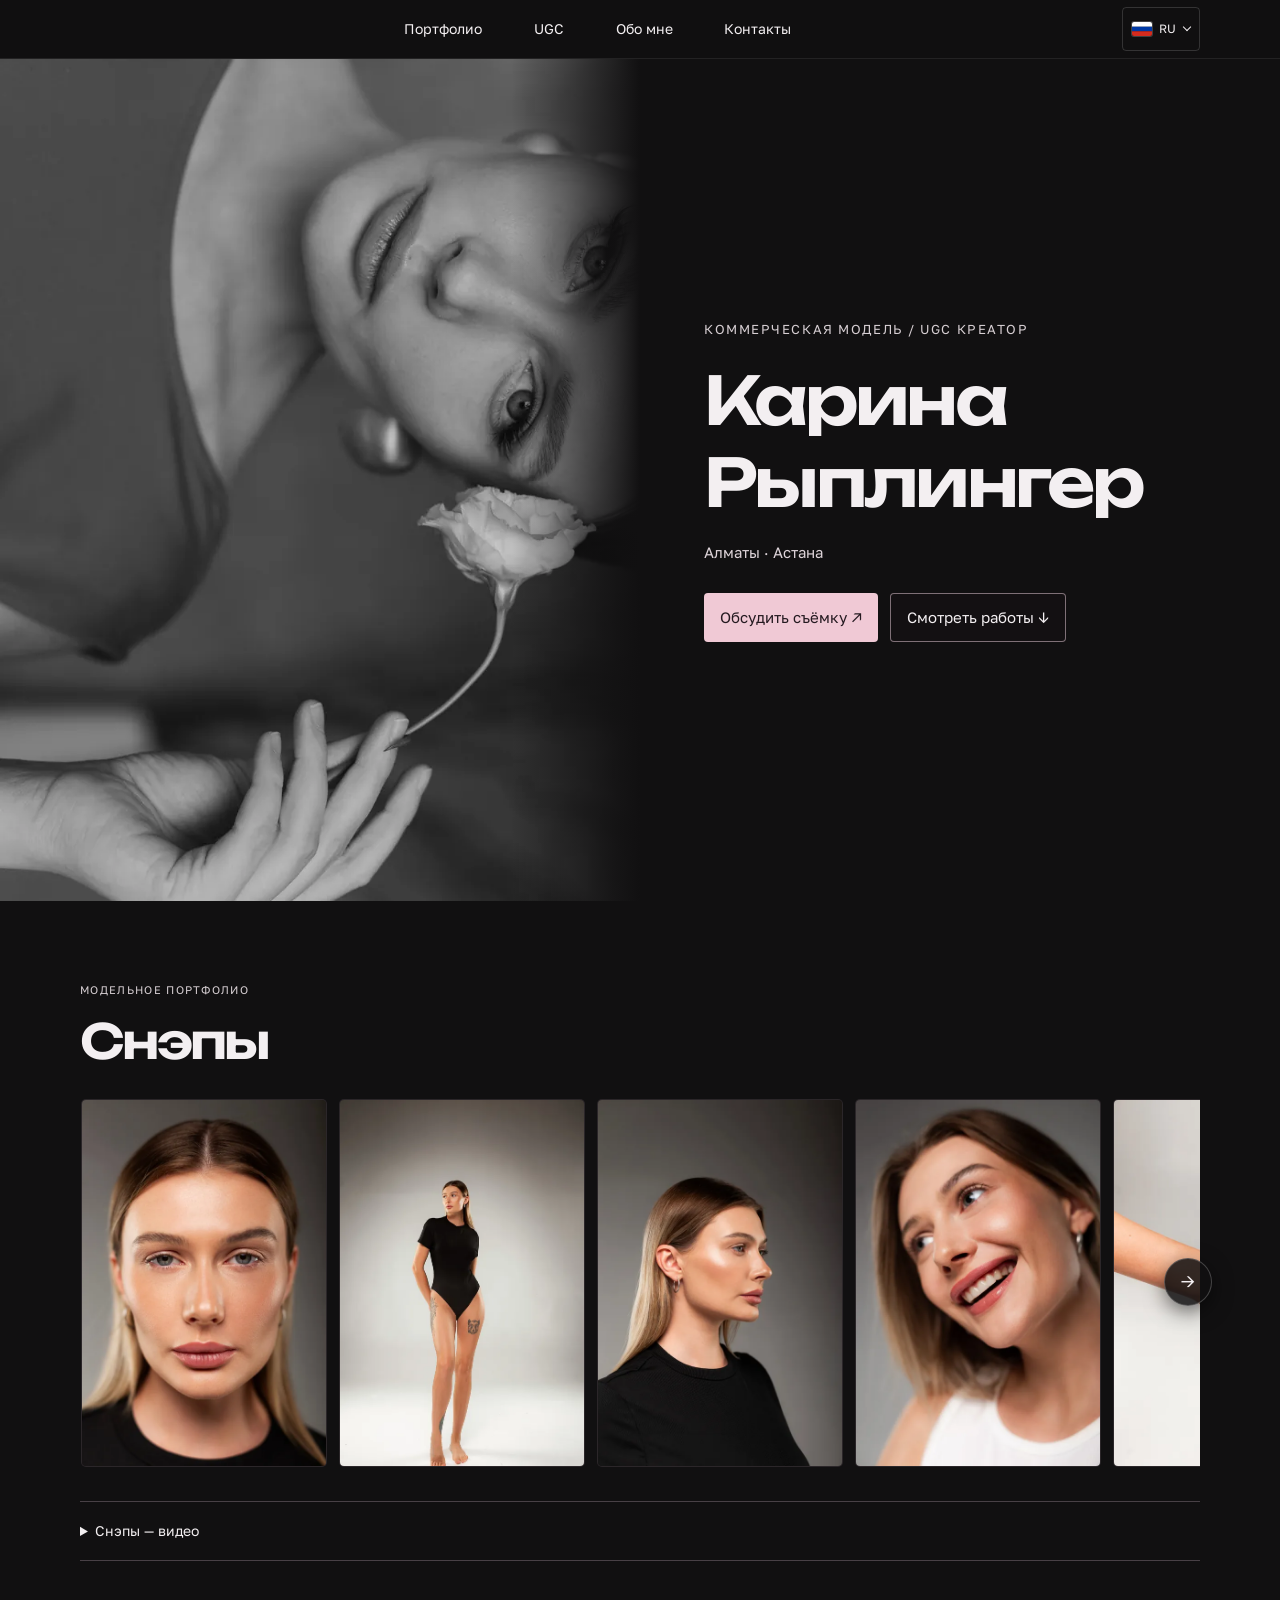
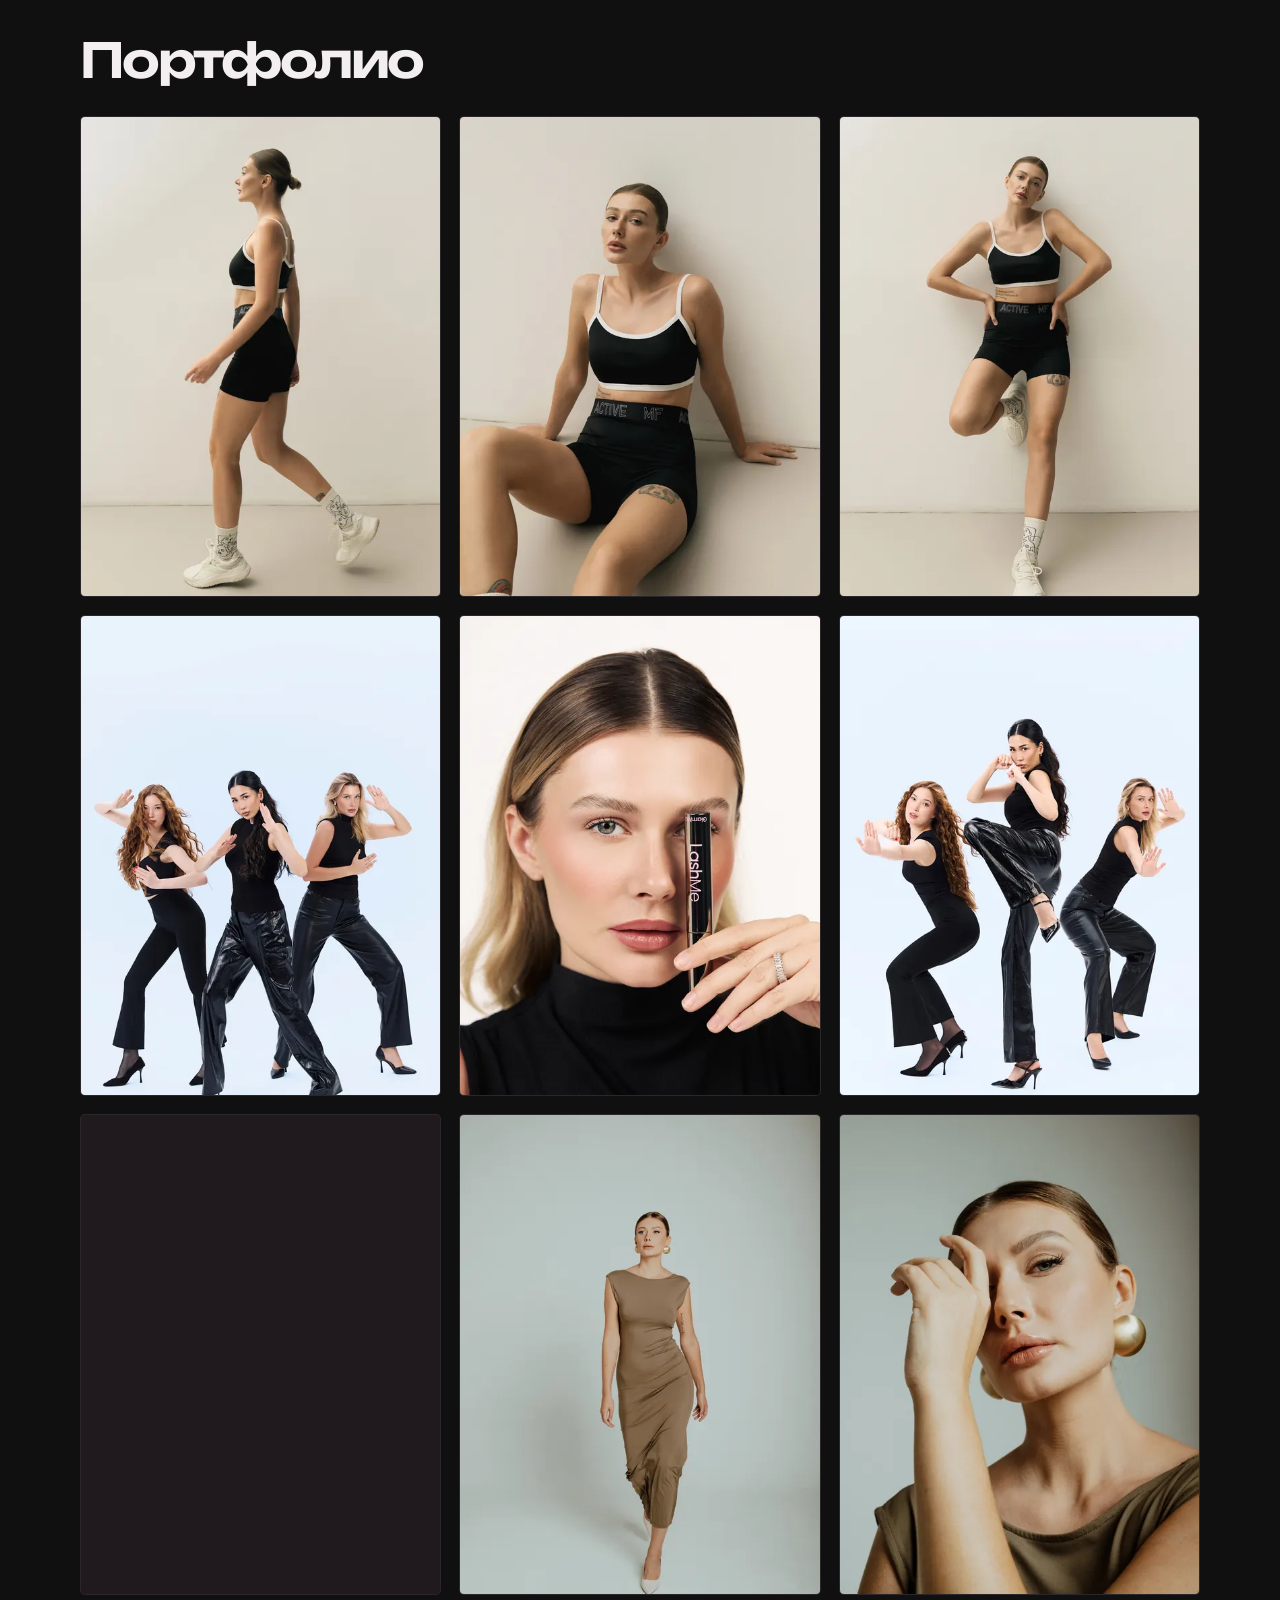
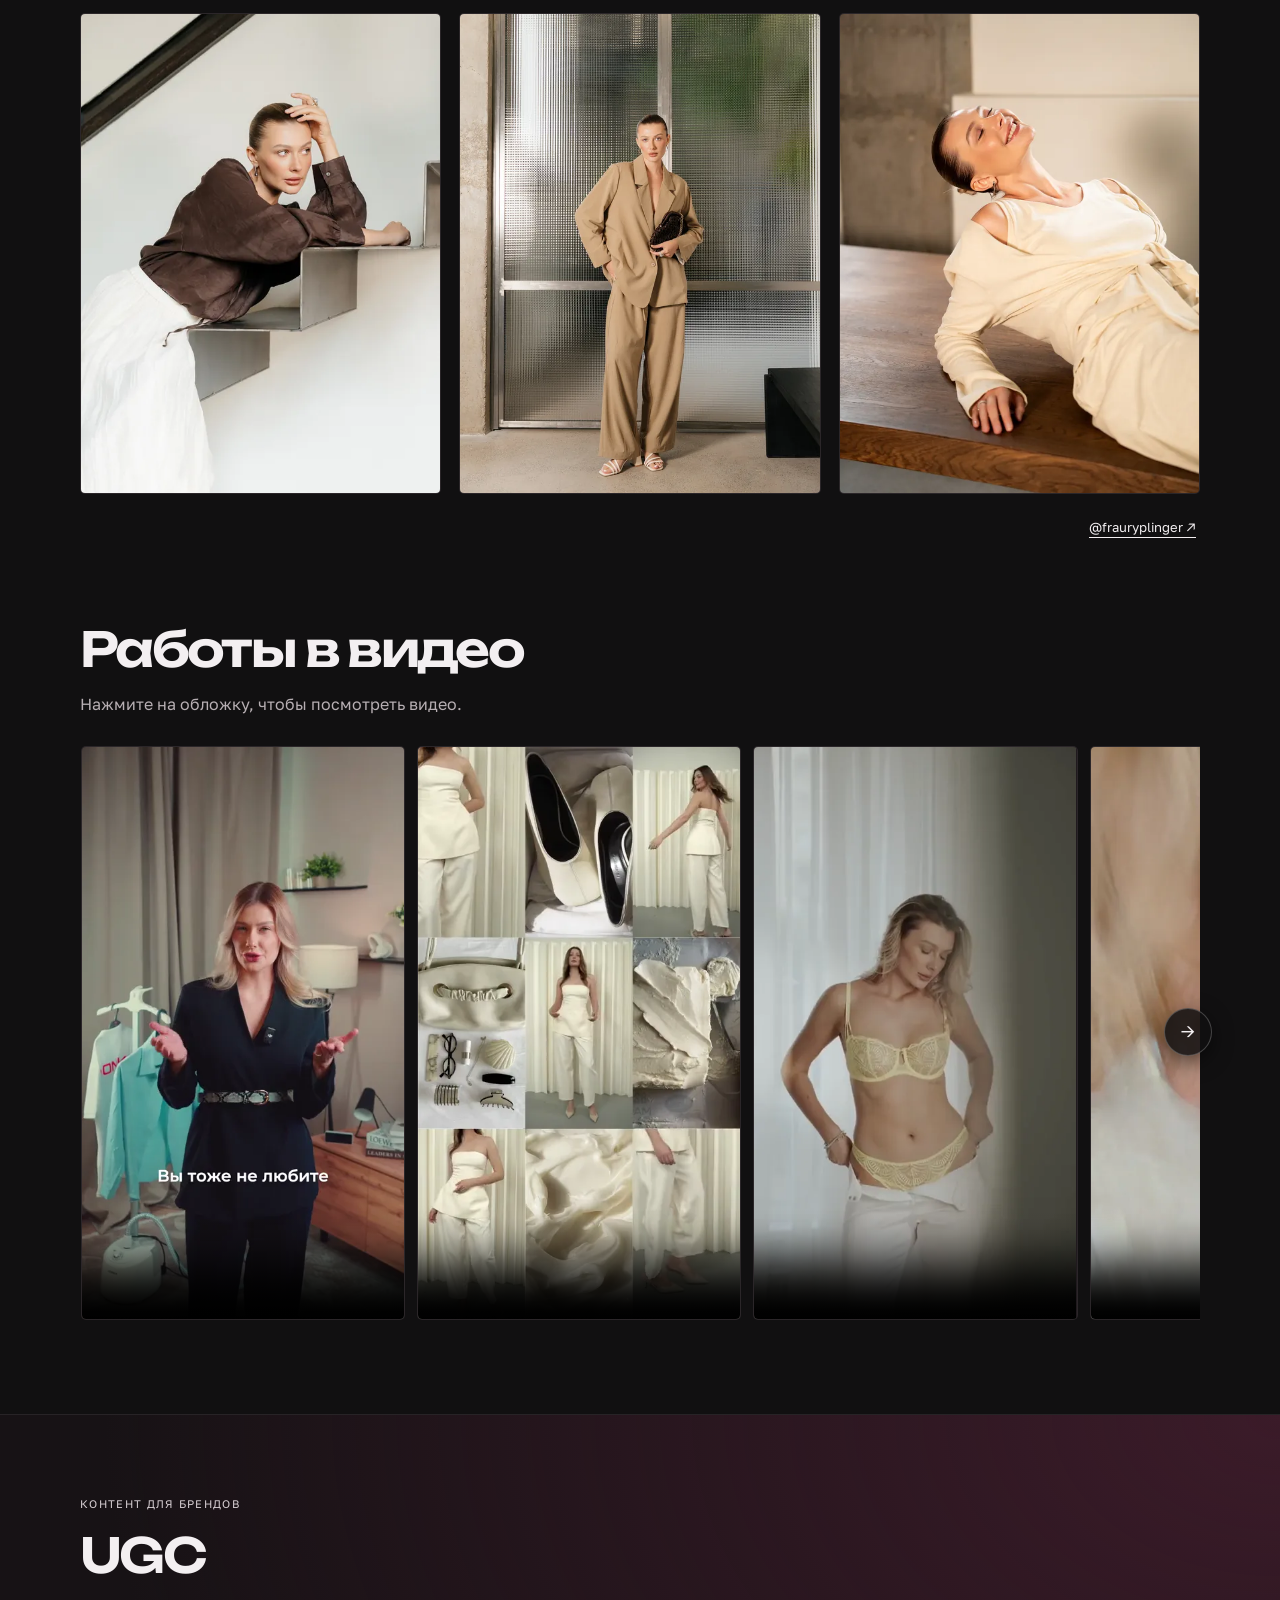
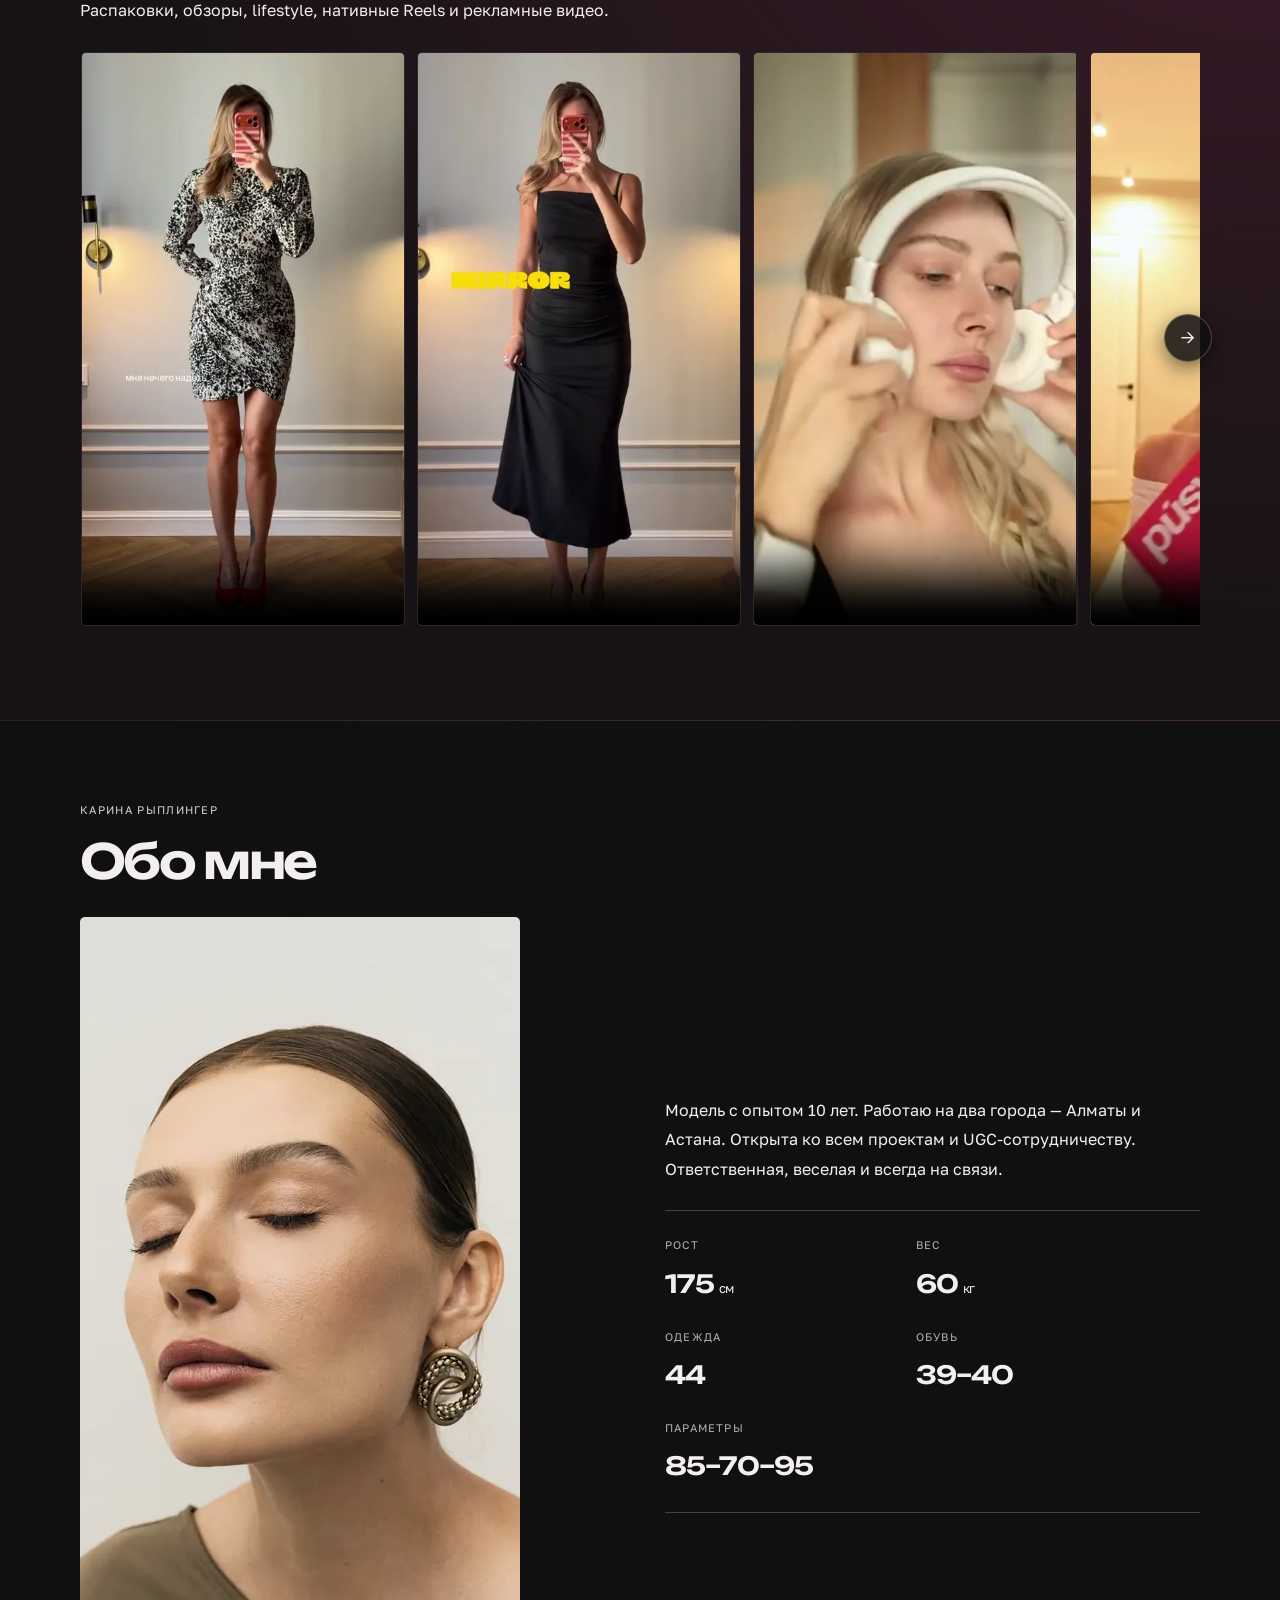
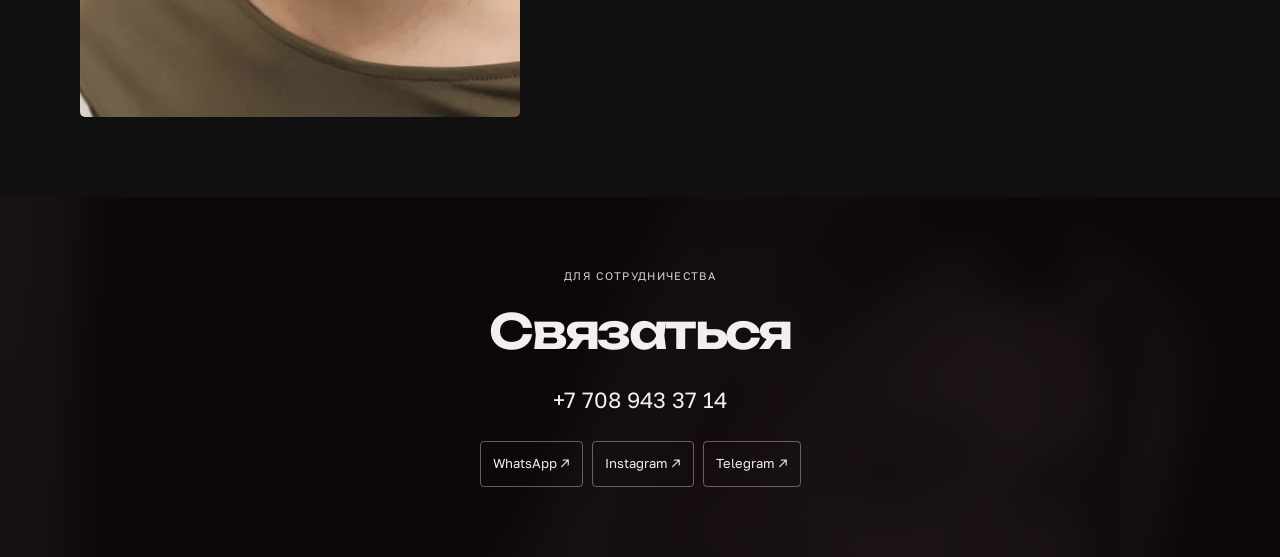
<file: index.html>
<!doctype html>
<html lang="ru">
<head>
<meta charset="utf-8">
<meta name="viewport" content="width=device-width,initial-scale=1,viewport-fit=cover">
<meta name="theme-color" content="#111011">
<meta name="color-scheme" content="dark">
<title>Карина Рыплингер — модель и UGC-креатор | Алматы, Астана, Казахстан</title>
<meta name="description" content="Коммерческая модель и UGC-креатор Карина Рыплингер: съёмки для брендов, каталогов и рекламы, fashion и beauty, UGC-видео и Reels. Алматы, Астана и выезд по всему Казахстану.">
<link rel="canonical" href="https://karinamodel.com/">
<link rel="alternate" hreflang="ru" href="https://karinamodel.com/">
<link rel="alternate" hreflang="en" href="https://karinamodel.com/en/">
<link rel="alternate" hreflang="kk" href="https://karinamodel.com/kk/">
<link rel="alternate" hreflang="x-default" href="https://karinamodel.com/">
<meta name="author" content="Karina Ryplinger">
<meta name="geo.region" content="KZ">
<meta name="geo.placename" content="Almaty; Astana; Kazakhstan">
<meta name="robots" content="index,follow,max-image-preview:large,max-video-preview:-1">
<meta property="og:type" content="profile">
<meta property="og:site_name" content="Karina Ryplinger">
<meta property="og:locale" content="ru_RU">
<meta property="og:locale:alternate" content="en_US"><meta property="og:locale:alternate" content="kk_KZ">
<meta property="og:title" content="Карина Рыплингер — модель и UGC-креатор | Алматы, Астана, Казахстан">
<meta property="og:description" content="Коммерческая модель и UGC-креатор Карина Рыплингер: съёмки для брендов, каталогов и рекламы, fashion и beauty, UGC-видео и Reels. Алматы, Астана и выезд по всему Казахстану.">
<meta property="og:url" content="https://karinamodel.com/">
<meta property="og:image" content="https://karinamodel.com/img/og-image.jpg">
<meta property="og:image:width" content="799">
<meta property="og:image:height" content="1200">
<meta property="og:image:alt" content="Карина Рыплингер — модель и UGC-креатор, Алматы и Астана">
<meta property="profile:first_name" content="Karina">
<meta property="profile:last_name" content="Ryplinger">
<meta name="twitter:card" content="summary_large_image">
<meta name="twitter:title" content="Карина Рыплингер — модель и UGC-креатор | Алматы, Астана, Казахстан">
<meta name="twitter:description" content="Коммерческая модель и UGC-креатор Карина Рыплингер: съёмки для брендов, каталогов и рекламы, fashion и beauty, UGC-видео и Reels. Алматы, Астана и выезд по всему Казахстану.">
<meta name="twitter:image" content="https://karinamodel.com/img/og-image.jpg">
<script type="application/ld+json">{"@context":"https://schema.org","@graph":[{"@type":"Person","@id":"https://karinamodel.com/#karina","name":"Karina Ryplinger","alternateName":["Карина Рыплингер","Karina Ryplinger","frauryplinger"],"jobTitle":"Коммерческая модель и UGC-креатор","description":"Коммерческая модель и UGC-креатор Карина Рыплингер: съёмки для брендов, каталогов и рекламы, fashion и beauty, UGC-видео и Reels. Алматы, Астана и выезд по всему Казахстану.","url":"https://karinamodel.com/","image":"https://karinamodel.com/img/photo/pdf-01-01.webp","telephone":"+77089433714","sameAs":["https://www.instagram.com/frauryplinger/","https://t.me/ryplinger","https://wa.me/77089433714"],"homeLocation":[{"@type":"City","name":"Almaty"},{"@type":"City","name":"Astana"}],"areaServed":[{"@type":"City","name":"Almaty"},{"@type":"City","name":"Astana"},{"@type":"Country","name":"Kazakhstan"}],"height":{"@type":"QuantitativeValue","value":175,"unitCode":"CMT"},"weight":{"@type":"QuantitativeValue","value":60,"unitCode":"KGM"},"knowsAbout":["Commercial modeling","Fashion modeling","Beauty","Advertising photo and video shoots","Catalogue shoots","UGC content","Instagram Reels","Product videos","Unboxing","Skincare and cosmetics content"]},{"@type":"WebSite","@id":"https://karinamodel.com/#website","url":"https://karinamodel.com/","name":"Karina Ryplinger — Model & UGC Creator","inLanguage":["ru","en","kk"],"about":{"@id":"https://karinamodel.com/#karina"}},{"@type":"ProfilePage","@id":"https://karinamodel.com/#page","url":"https://karinamodel.com/","name":"Карина Рыплингер — модель и UGC-креатор | Алматы, Астана, Казахстан","description":"Коммерческая модель и UGC-креатор Карина Рыплингер: съёмки для брендов, каталогов и рекламы, fashion и beauty, UGC-видео и Reels. Алматы, Астана и выезд по всему Казахстану.","inLanguage":"ru","isPartOf":{"@id":"https://karinamodel.com/#website"},"mainEntity":{"@id":"https://karinamodel.com/#karina"},"primaryImageOfPage":"https://karinamodel.com/img/og-image.jpg"}]}</script>
<link rel="icon" href="favicon.svg" type="image/svg+xml">
<link rel="icon" href="favicon-32.png" sizes="32x32" type="image/png">
<link rel="apple-touch-icon" href="apple-touch-icon.png">
<link rel="preload" href="fonts/unbounded-600.woff2" as="font" type="font/woff2" crossorigin>
<link rel="stylesheet" href="css/style.css">
</head>
<body>
<a class="skip" href="#portfolio">Перейти к портфолио</a>
<header class="header"><div class="header-inner">
<nav aria-label="Разделы сайта"><a href="#portfolio">Портфолио</a><a href="#ugc">UGC</a><a href="#about">Обо мне</a><a href="#contact">Контакты</a></nav>
<details class="lang"><summary aria-label="Язык: Русский"><img class="flag" src="img/flags/ru.svg" alt="" width="20" height="14"><span class="lang-code">RU</span></summary>
<ul><li><a href="" hreflang="ru" lang="ru" aria-current="page"><img class="flag" src="img/flags/ru.svg" alt="" width="20" height="14">Русский</a></li><li><a href="en/" hreflang="en" lang="en"><img class="flag" src="img/flags/en.svg" alt="" width="20" height="14">English</a></li><li><a href="kk/" hreflang="kk" lang="kk"><img class="flag" src="img/flags/kz.svg" alt="" width="20" height="14">Қазақша</a></li></ul></details>
</div></header>
<main>

<!-- HERO / ОБЛОЖКА -->
<section class="hero" aria-labelledby="hero-title">
<img class="hero-image" src="img/photo/pdf-07-01.webp" alt="Чёрно-белый портрет Карины с цветком" width="799" height="1200" fetchpriority="high">
<div class="hero-content"><p class="eyebrow">Коммерческая модель / UGC креатор</p><h1 id="hero-title"><span>Карина</span><span>Рыплингер</span></h1><p class="hero-location">Алматы · Астана</p>
<div class="hero-actions"><a class="primary" href="https://wa.me/77089433714">Обсудить съёмку ↗</a><a class="secondary" href="#portfolio">Смотреть работы ↓</a></div></div>
</section>

<!-- SNAPS + PORTFOLIO -->
<section class="section wrap" id="portfolio">
<div class="section-heading"><p class="eyebrow">Модельное портфолио</p><h2>Снэпы</h2><p class="muted swipe-hint">Листайте фотографии вбок →</p></div>
<div class="strip snaps" aria-label="Снэпы Карины" tabindex="0"><figure class="card" data-viewer="true"><img src="img/photo/pdf-03-01-800.webp" srcset="img/photo/pdf-03-01-800.webp 533w, img/photo/pdf-03-01.webp 1046w" sizes="(min-width:1000px) 22vw, (min-width:650px) 31vw, 76vw" data-full="img/photo/pdf-03-01.webp" alt="Портрет Карины анфас в чёрной футболке" width="533" height="800" loading="lazy" decoding="async"></figure><figure class="card" data-viewer="true"><img src="img/photo/pdf-03-02-800.webp" srcset="img/photo/pdf-03-02-800.webp 533w, img/photo/pdf-03-02.webp 1067w" sizes="(min-width:1000px) 22vw, (min-width:650px) 31vw, 76vw" data-full="img/photo/pdf-03-02.webp" alt="Карина в чёрном боди в полный рост" width="533" height="800" loading="lazy" decoding="async"></figure><figure class="card" data-viewer="true"><img src="img/photo/pdf-03-03-800.webp" srcset="img/photo/pdf-03-03-800.webp 572w, img/photo/pdf-03-03.webp 1143w" sizes="(min-width:1000px) 22vw, (min-width:650px) 31vw, 76vw" data-full="img/photo/pdf-03-03.webp" alt="Карина в профиль с распущенными волосами" width="572" height="800" loading="lazy" decoding="async"></figure><figure class="card" data-viewer="true"><img src="img/photo/pdf-04-01-800.webp" srcset="img/photo/pdf-04-01-800.webp 533w, img/photo/pdf-04-01.webp 1067w" sizes="(min-width:1000px) 22vw, (min-width:650px) 31vw, 76vw" data-full="img/photo/pdf-04-01.webp" alt="Улыбающаяся Карина в белом топе" width="533" height="800" loading="lazy" decoding="async"></figure><figure class="card" data-viewer="true"><img src="img/photo/pdf-04-02-800.webp" srcset="img/photo/pdf-04-02-800.webp 533w, img/photo/pdf-04-02.webp 1067w" sizes="(min-width:1000px) 22vw, (min-width:650px) 31vw, 76vw" data-full="img/photo/pdf-04-02.webp" alt="Рука Карины на светлом фоне" width="533" height="800" loading="lazy" decoding="async"></figure><figure class="card" data-viewer="true"><img src="img/photo/pdf-04-03-800.webp" srcset="img/photo/pdf-04-03-800.webp 533w, img/photo/pdf-04-03.webp 1067w" sizes="(min-width:1000px) 22vw, (min-width:650px) 31vw, 76vw" data-full="img/photo/pdf-04-03.webp" alt="Карина в чёрном боди, вид спереди" width="533" height="800" loading="lazy" decoding="async"></figure><figure class="card" data-viewer="true"><img src="img/photo/pdf-05-01-800.webp" srcset="img/photo/pdf-05-01-800.webp 534w, img/photo/pdf-05-01.webp 866w" sizes="(min-width:1000px) 22vw, (min-width:650px) 31vw, 76vw" data-full="img/photo/pdf-05-01.webp" alt="Ноги Карины на светлом фоне" width="534" height="800" loading="lazy" decoding="async"></figure><figure class="card" data-viewer="true"><img src="img/photo/pdf-05-02-800.webp" srcset="img/photo/pdf-05-02-800.webp 533w, img/photo/pdf-05-02.webp 1067w" sizes="(min-width:1000px) 22vw, (min-width:650px) 31vw, 76vw" data-full="img/photo/pdf-05-02.webp" alt="Портрет Карины анфас в белой футболке" width="533" height="800" loading="lazy" decoding="async"></figure><figure class="card" data-viewer="true"><img src="img/photo/pdf-05-03-800.webp" srcset="img/photo/pdf-05-03-800.webp 533w, img/photo/pdf-05-03.webp 1044w" sizes="(min-width:1000px) 22vw, (min-width:650px) 31vw, 76vw" data-full="img/photo/pdf-05-03.webp" alt="Карина в чёрном боди вполоборота" width="533" height="800" loading="lazy" decoding="async"></figure></div>
<details class="snap-video"><summary>Снэпы — видео</summary><div class="single-video"><figure class="card video-card has-video"><video src="video/snaps-video-01.mp4" poster="img/video/snaps-video-01.webp" controls playsinline preload="none" width="720" height="1290" aria-label="Снэпы Карины Рыплингер: чёрный топ, серый фон"></video></figure></div></details>

<div class="section-heading subsection"><h2>Портфолио</h2></div>
<div class="photo-grid"><figure class="card" data-viewer="true"><img src="img/photo/pdf-06-01-800.webp" srcset="img/photo/pdf-06-01-800.webp 534w, img/photo/pdf-06-01.webp 1067w" sizes="(min-width:1120px) 370px, 33vw" data-full="img/photo/pdf-06-01.webp" alt="Карина в спортивном комплекте в движении" width="534" height="800" loading="lazy" decoding="async"></figure><figure class="card" data-viewer="true"><img src="img/photo/pdf-06-02-800.webp" srcset="img/photo/pdf-06-02-800.webp 533w, img/photo/pdf-06-02.webp 1067w" sizes="(min-width:1120px) 370px, 33vw" data-full="img/photo/pdf-06-02.webp" alt="Карина в спортивном комплекте сидит у стены" width="533" height="800" loading="lazy" decoding="async"></figure><figure class="card" data-viewer="true"><img src="img/photo/pdf-06-03-800.webp" srcset="img/photo/pdf-06-03-800.webp 533w, img/photo/pdf-06-03.webp 1067w" sizes="(min-width:1120px) 370px, 33vw" data-full="img/photo/pdf-06-03.webp" alt="Карина в спортивном комплекте и белых кроссовках" width="533" height="800" loading="lazy" decoding="async"></figure><figure class="card" data-viewer="true"><img src="img/photo/pdf-20-01-800.webp" srcset="img/photo/pdf-20-01-800.webp 533w, img/photo/pdf-20-01.webp 1067w" sizes="(min-width:1120px) 370px, 33vw" data-full="img/photo/pdf-20-01.webp" alt="Карина с двумя моделями в чёрных образах" width="533" height="800" loading="lazy" decoding="async"></figure><figure class="card" data-viewer="true"><img src="img/photo/pdf-20-02-800.webp" srcset="img/photo/pdf-20-02-800.webp 533w, img/photo/pdf-20-02.webp 1067w" sizes="(min-width:1120px) 370px, 33vw" data-full="img/photo/pdf-20-02.webp" alt="Портрет Карины с косметическим продуктом" width="533" height="800" loading="lazy" decoding="async"></figure><figure class="card" data-viewer="true"><img src="img/photo/pdf-20-03-800.webp" srcset="img/photo/pdf-20-03-800.webp 533w, img/photo/pdf-20-03.webp 1067w" sizes="(min-width:1120px) 370px, 33vw" data-full="img/photo/pdf-20-03.webp" alt="Карина с двумя моделями в динамичной позе" width="533" height="800" loading="lazy" decoding="async"></figure><figure class="card" data-viewer="true"><img src="img/photo/pdf-07-01-800.webp" srcset="img/photo/pdf-07-01-800.webp 533w, img/photo/pdf-07-01.webp 799w" sizes="(min-width:1120px) 370px, 33vw" data-full="img/photo/pdf-07-01.webp" alt="Чёрно-белый портрет Карины с цветком" width="533" height="800" loading="lazy" decoding="async"></figure><figure class="card" data-viewer="true"><img src="img/photo/pdf-07-02-800.webp" srcset="img/photo/pdf-07-02-800.webp 534w, img/photo/pdf-07-02.webp 1068w" sizes="(min-width:1120px) 370px, 33vw" data-full="img/photo/pdf-07-02.webp" alt="Карина в платье цвета хаки в полный рост" width="534" height="800" loading="lazy" decoding="async"></figure><figure class="card" data-viewer="true"><img src="img/photo/pdf-07-03-800.webp" srcset="img/photo/pdf-07-03-800.webp 534w, img/photo/pdf-07-03.webp 1068w" sizes="(min-width:1120px) 370px, 33vw" data-full="img/photo/pdf-07-03.webp" alt="Портрет Карины с крупными золотыми серьгами" width="534" height="800" loading="lazy" decoding="async"></figure><figure class="card" data-viewer="true"><img src="img/photo/pdf-08-02-800.webp" srcset="img/photo/pdf-08-02-800.webp 533w, img/photo/pdf-08-02.webp 932w" sizes="(min-width:1120px) 370px, 33vw" data-full="img/photo/pdf-08-02.webp" alt="Карина в коричневой рубашке и белой юбке на лестнице" width="533" height="800" loading="lazy" decoding="async"></figure><figure class="card" data-viewer="true"><img src="img/photo/pdf-08-03-800.webp" srcset="img/photo/pdf-08-03-800.webp 618w, img/photo/pdf-08-03.webp 924w" sizes="(min-width:1120px) 370px, 33vw" data-full="img/photo/pdf-08-03.webp" alt="Карина в бежевом брючном костюме" width="618" height="800" loading="lazy" decoding="async"></figure><figure class="card" data-viewer="true"><img src="img/photo/pdf-08-04-800.webp" srcset="img/photo/pdf-08-04-800.webp 618w, img/photo/pdf-08-04.webp 929w" sizes="(min-width:1120px) 370px, 33vw" data-full="img/photo/pdf-08-04.webp" alt="Карина в светлом костюме лежит на столе" width="618" height="800" loading="lazy" decoding="async"></figure></div>
<p class="instagram-line"><a href="https://www.instagram.com/frauryplinger/" target="_blank" rel="noopener noreferrer">@frauryplinger ↗</a></p>

<!-- VIDEO -->
<div class="section-heading subsection"><h2>Работы в видео</h2><p class="muted">Нажмите на обложку, чтобы посмотреть видео.</p></div>
<div class="strip video-strip" aria-label="Видео портфолио" tabindex="0"><figure class="card video-card has-video"><video src="video/portfolio-video-01.mp4" poster="img/video/portfolio-video-01.webp" controls playsinline preload="none" width="720" height="1290" aria-label="Рекламное видео: ручной отпариватель KONKA"></video></figure><figure class="card video-card has-video"><video src="video/portfolio-video-02.mp4" poster="img/video/portfolio-video-02.webp" controls playsinline preload="none" width="720" height="1290" aria-label="Fashion-коллаж: образы в пастельных тонах"></video></figure><figure class="card video-card has-video"><video src="video/portfolio-video-04.mp4" poster="img/video/portfolio-video-04.webp" controls playsinline preload="none" width="720" height="1290" aria-label="Fashion-видео: жёлтый кружевной комплект белья"></video></figure><figure class="card video-card has-video"><video src="video/portfolio-video-05.mp4" poster="img/video/portfolio-video-05.webp" controls playsinline preload="none" width="720" height="1290" aria-label="Fashion-видео: платье с пайетками и топ-бандо"></video></figure><figure class="card video-card has-video"><video src="video/portfolio-video-06.mp4" poster="img/video/portfolio-video-06.webp" controls playsinline preload="none" width="720" height="1290" aria-label="Fashion-видео: светлый образ с запахом и кимоно с принтом"></video></figure><figure class="card video-card has-video"><video src="video/portfolio-video-07.mp4" poster="img/video/portfolio-video-07.webp" controls playsinline preload="none" width="720" height="1290" aria-label="Видео-сцена в ресторане: чёрный топ, золотые браслеты"></video></figure><figure class="card video-card has-video"><video src="video/portfolio-video-08.mp4" poster="img/video/portfolio-video-08.webp" controls playsinline preload="none" width="720" height="1290" aria-label="Fashion-видео: белая рубашка и денимовые образы"></video></figure><figure class="card video-card has-video"><video src="video/portfolio-video-09.mp4" poster="img/video/portfolio-video-09.webp" controls playsinline preload="none" width="720" height="1290" aria-label="Fashion-видео: элегантное чёрное платье с белым воротником"></video></figure><figure class="card video-card has-video"><video src="video/portfolio-video-10.mp4" poster="img/video/portfolio-video-10.webp" controls playsinline preload="none" width="720" height="1290" aria-label="Fashion-видео: фиолетовое атласное вечернее платье"></video></figure><figure class="card video-card has-video"><video src="video/portfolio-video-11.mp4" poster="img/video/portfolio-video-11.webp" controls playsinline preload="none" width="720" height="1290" aria-label="Праздничное видео: бордовое платье, бокал игристого"></video></figure><figure class="card video-card has-video"><video src="video/portfolio-video-13.mp4" poster="img/video/portfolio-video-13.webp" controls playsinline preload="none" width="720" height="1290" aria-label="Летний образ: белый лён, соломенная панама, у бассейна"></video></figure><figure class="card video-card has-video"><video src="video/portfolio-video-15.mp4" poster="img/video/portfolio-video-15.webp" controls playsinline preload="none" width="720" height="1290" aria-label="Рекламное видео BLISS: фен в подарочной упаковке, красное платье"></video></figure><figure class="card video-card has-video"><video src="video/portfolio-video-16.mp4" poster="img/video/portfolio-video-16.webp" controls playsinline preload="none" width="720" height="1290" aria-label="Fashion-видео: чёрное кружево и длинная юбка"></video></figure><figure class="card video-card has-video"><video src="video/portfolio-video-17.mp4" poster="img/video/portfolio-video-17.webp" controls playsinline preload="none" width="720" height="1290" aria-label="Рекламное видео: стайлер для волос, розовая драпировка и люстра"></video></figure><figure class="card video-card has-video"><video src="video/portfolio-video-18.mp4" poster="img/video/portfolio-video-18.webp" controls playsinline preload="none" width="720" height="1290" aria-label="Fashion-видео: подборка жакетов и пиджаков"></video></figure><figure class="card video-card has-video"><video src="video/portfolio-video-19.mp4" poster="img/video/portfolio-video-19.webp" controls playsinline preload="none" width="720" height="1290" aria-label="Рекламное видео: дизайнерская кухня"></video></figure><figure class="card video-card has-video"><video src="video/portfolio-video-21.mp4" poster="img/video/portfolio-video-21.webp" controls playsinline preload="none" width="720" height="1290" aria-label="Праздничное видео: две модели в чёрном кружеве, новогодний интерьер"></video></figure><figure class="card video-card has-video"><video src="video/portfolio-video-22.mp4" poster="img/video/portfolio-video-22.webp" controls playsinline preload="none" width="720" height="1290" aria-label="Видео украшений: чёрная блуза, браслеты и серьги с синим камнем"></video></figure><figure class="card video-card has-video"><video src="video/portfolio-video-03.mp4" poster="img/video/portfolio-video-03.webp" controls playsinline preload="none" width="720" height="1290" aria-label="Fashion-видео ZARDOZI: чёрные образы с пайетками на красной дорожке"></video></figure></div>
</section>

<!-- UGC -->
<section class="section section-tint" id="ugc"><div class="wrap">
<div class="section-heading"><p class="eyebrow">Контент для брендов</p><h2>UGC</h2><p>Распаковки, обзоры, lifestyle, нативные Reels и рекламные видео.</p></div>
<div class="strip video-strip" aria-label="UGC-видео" tabindex="0"><figure class="card video-card has-video"><video src="video/ugc-01.mp4" poster="img/video/ugc-01.webp" controls playsinline preload="none" width="720" height="1290" aria-label="UGC-видео «мне нечего надеть»: примерка платьев у зеркала"></video></figure><figure class="card video-card has-video"><video src="video/ugc-02.mp4" poster="img/video/ugc-02.webp" controls playsinline preload="none" width="720" height="1290" aria-label="UGC-видео «Mirror mirror»: образы с платьями у зеркала"></video></figure><figure class="card video-card has-video"><video src="video/ugc-03.mp4" poster="img/video/ugc-03.webp" controls playsinline preload="none" width="720" height="1290" aria-label="UGC-видео уходовой косметики Skin &amp; Lab: глиняная маска"></video></figure><figure class="card video-card has-video"><video src="video/ugc-04.mp4" poster="img/video/ugc-04.webp" controls playsinline preload="none" width="720" height="1290" aria-label="UGC-распаковка косметики PÚSY"></video></figure><figure class="card video-card has-video"><video src="video/ugc-05.mp4" poster="img/video/ugc-05.webp" controls playsinline preload="none" width="720" height="1290" aria-label="UGC-видео Skin &amp; Lab: линейка с коллагеном"></video></figure><figure class="card video-card has-video"><video src="video/ugc-06.mp4" poster="img/video/ugc-06.webp" controls playsinline preload="none" width="720" height="1290" aria-label="UGC-видео: корм для кошек"></video></figure><figure class="card video-card has-video"><video src="video/ugc-07.mp4" poster="img/video/ugc-07.webp" controls playsinline preload="none" width="720" height="1290" aria-label="UGC-видео: ароматы Lady Zhadore и образы к ним"></video></figure><figure class="card video-card has-video"><video src="video/ugc-08.mp4" poster="img/video/ugc-08.webp" controls playsinline preload="none" width="720" height="1290" aria-label="UGC-видео: прозрачное чёрное платье"></video></figure><figure class="card video-card has-video"><video src="video/ugc-09.mp4" poster="img/video/ugc-09.webp" controls playsinline preload="none" width="720" height="1290" aria-label="UGC-видео уходовой косметики ilso в горах"></video></figure><figure class="card video-card has-video"><video src="video/ugc-10.mp4" poster="img/video/ugc-10.webp" controls playsinline preload="none" width="720" height="1290" aria-label="UGC-видео: уход за кожей, часть 2"></video></figure><figure class="card video-card has-video"><video src="video/ugc-11.mp4" poster="img/video/ugc-11.webp" controls playsinline preload="none" width="720" height="1290" aria-label="UGC-видео: уход за кожей лица"></video></figure><figure class="card video-card has-video"><video src="video/ugc-12.mp4" poster="img/video/ugc-12.webp" controls playsinline preload="none" width="720" height="1290" aria-label="UGC-видео: гидрофильное масло ilso, демакияж"></video></figure><figure class="card video-card has-video"><video src="video/ugc-13.mp4" poster="img/video/ugc-13.webp" controls playsinline preload="none" width="720" height="1290" aria-label="UGC-видео: маска Garnier с витамином C"></video></figure><figure class="card video-card has-video"><video src="video/ugc-14.mp4" poster="img/video/ugc-14.webp" controls playsinline preload="none" width="720" height="1290" aria-label="UGC-видео FIT CLO: спортивный образ в розовом"></video></figure><figure class="card video-card has-video"><video src="video/ugc-15.mp4" poster="img/video/ugc-15.webp" controls playsinline preload="none" width="720" height="1290" aria-label="UGC-видео «Cherry outfit»: образы с красным топом"></video></figure></div>
</div></section>

<!-- ABOUT / ОБО МНЕ -->
<section class="section wrap" id="about">
<div class="section-heading"><p class="eyebrow">Карина Рыплингер</p><h2>Обо мне</h2></div>
<div class="about-layout">
<figure class="about-image" data-viewer="true"><img src="img/photo/pdf-01-01-800.webp" srcset="img/photo/pdf-01-01-800.webp 533w, img/photo/pdf-01-01.webp 1066w" sizes="(min-width:650px) 440px, 88vw" data-full="img/photo/pdf-01-01.webp" alt="Портрет Карины с закрытыми глазами, собранными волосами и золотыми серьгами" width="533" height="800" loading="lazy" decoding="async"></figure>
<div class="about-copy"><p>Модель с опытом 10 лет. Работаю на два города — Алматы и Астана. Открыта ко всем проектам и UGC-сотрудничеству. Ответственная, веселая и всегда на связи.</p>
<dl class="measurements"><div><dt>Рост</dt><dd>175 <small>см</small></dd></div><div><dt>Вес</dt><dd>60 <small>кг</small></dd></div><div><dt>Одежда</dt><dd>44</dd></div><div><dt>Обувь</dt><dd>39–40</dd></div><div class="wide"><dt>Параметры</dt><dd>85–70–95</dd></div></dl></div>
</div>
</section>

<!-- CONTACT / КОНТАКТЫ -->
<footer id="contact"><img class="footer-image" src="img/photo/pdf-12-03-800.webp" alt="" aria-hidden="true" width="640" height="800" loading="lazy">
<div class="wrap contact-content"><p class="eyebrow">Для сотрудничества</p><h2>Связаться</h2><a class="phone" href="tel:+77089433714">+7 708 943 37 14</a>
<div class="social-links"><a href="https://wa.me/77089433714">WhatsApp ↗</a><a href="https://www.instagram.com/frauryplinger/" target="_blank" rel="noopener noreferrer">Instagram ↗</a><a href="https://t.me/ryplinger" target="_blank" rel="noopener noreferrer">Telegram ↗</a></div>
</div></footer>
</main>
<a class="mobile-contact" href="https://wa.me/77089433714">Написать в WhatsApp ↗</a>
<dialog id="viewer" aria-labelledby="viewer-title" data-zoom="Увеличить: "><div class="viewer-top"><p id="viewer-title"></p><button type="button" id="viewer-close" aria-label="Закрыть фотографию">Закрыть ×</button></div><div class="viewer-image"><img id="viewer-img" alt=""></div><div class="viewer-controls"><button type="button" id="viewer-prev" aria-label="Предыдущая фотография">←</button><span id="viewer-count"></span><button type="button" id="viewer-next" aria-label="Следующая фотография">→</button></div></dialog>
<script src="js/viewer.js"></script>
<script src="js/lang.js"></script>
<script src="js/strips.js"></script>
</body>
</html>
</file>
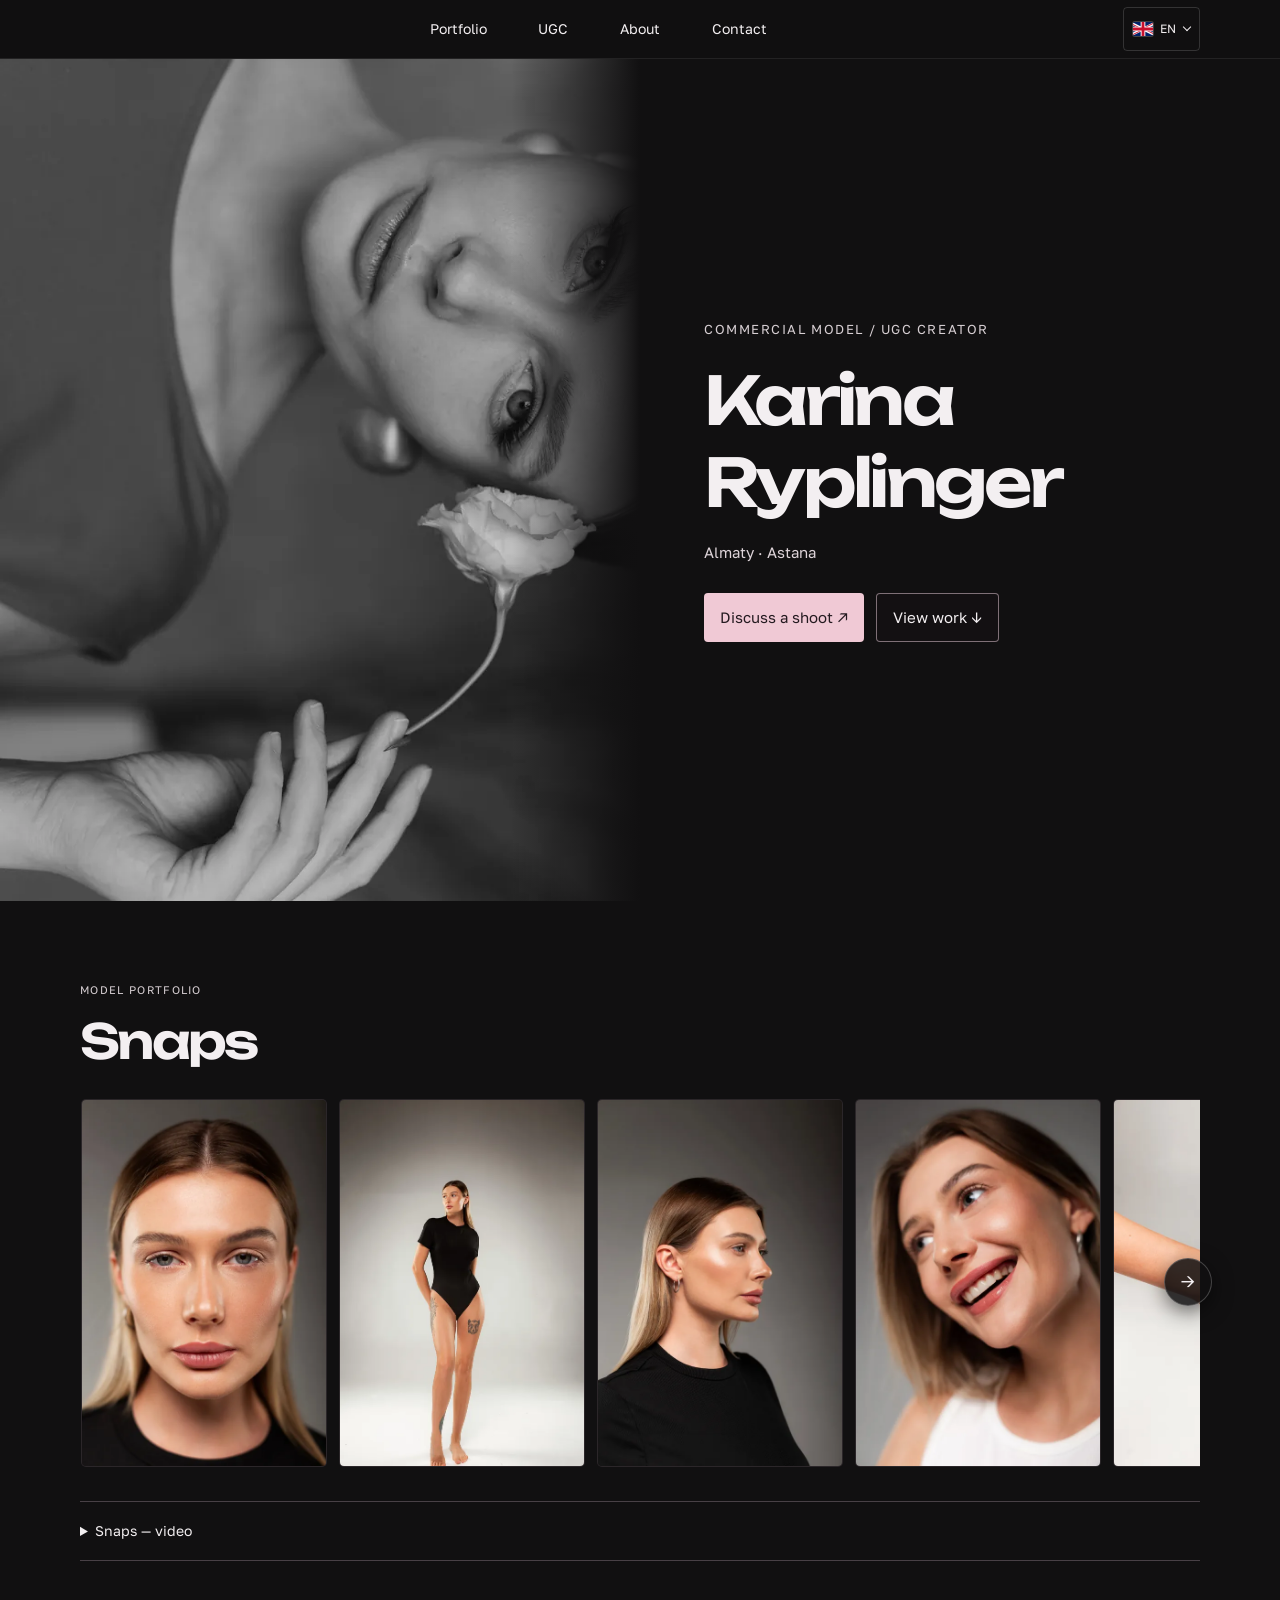
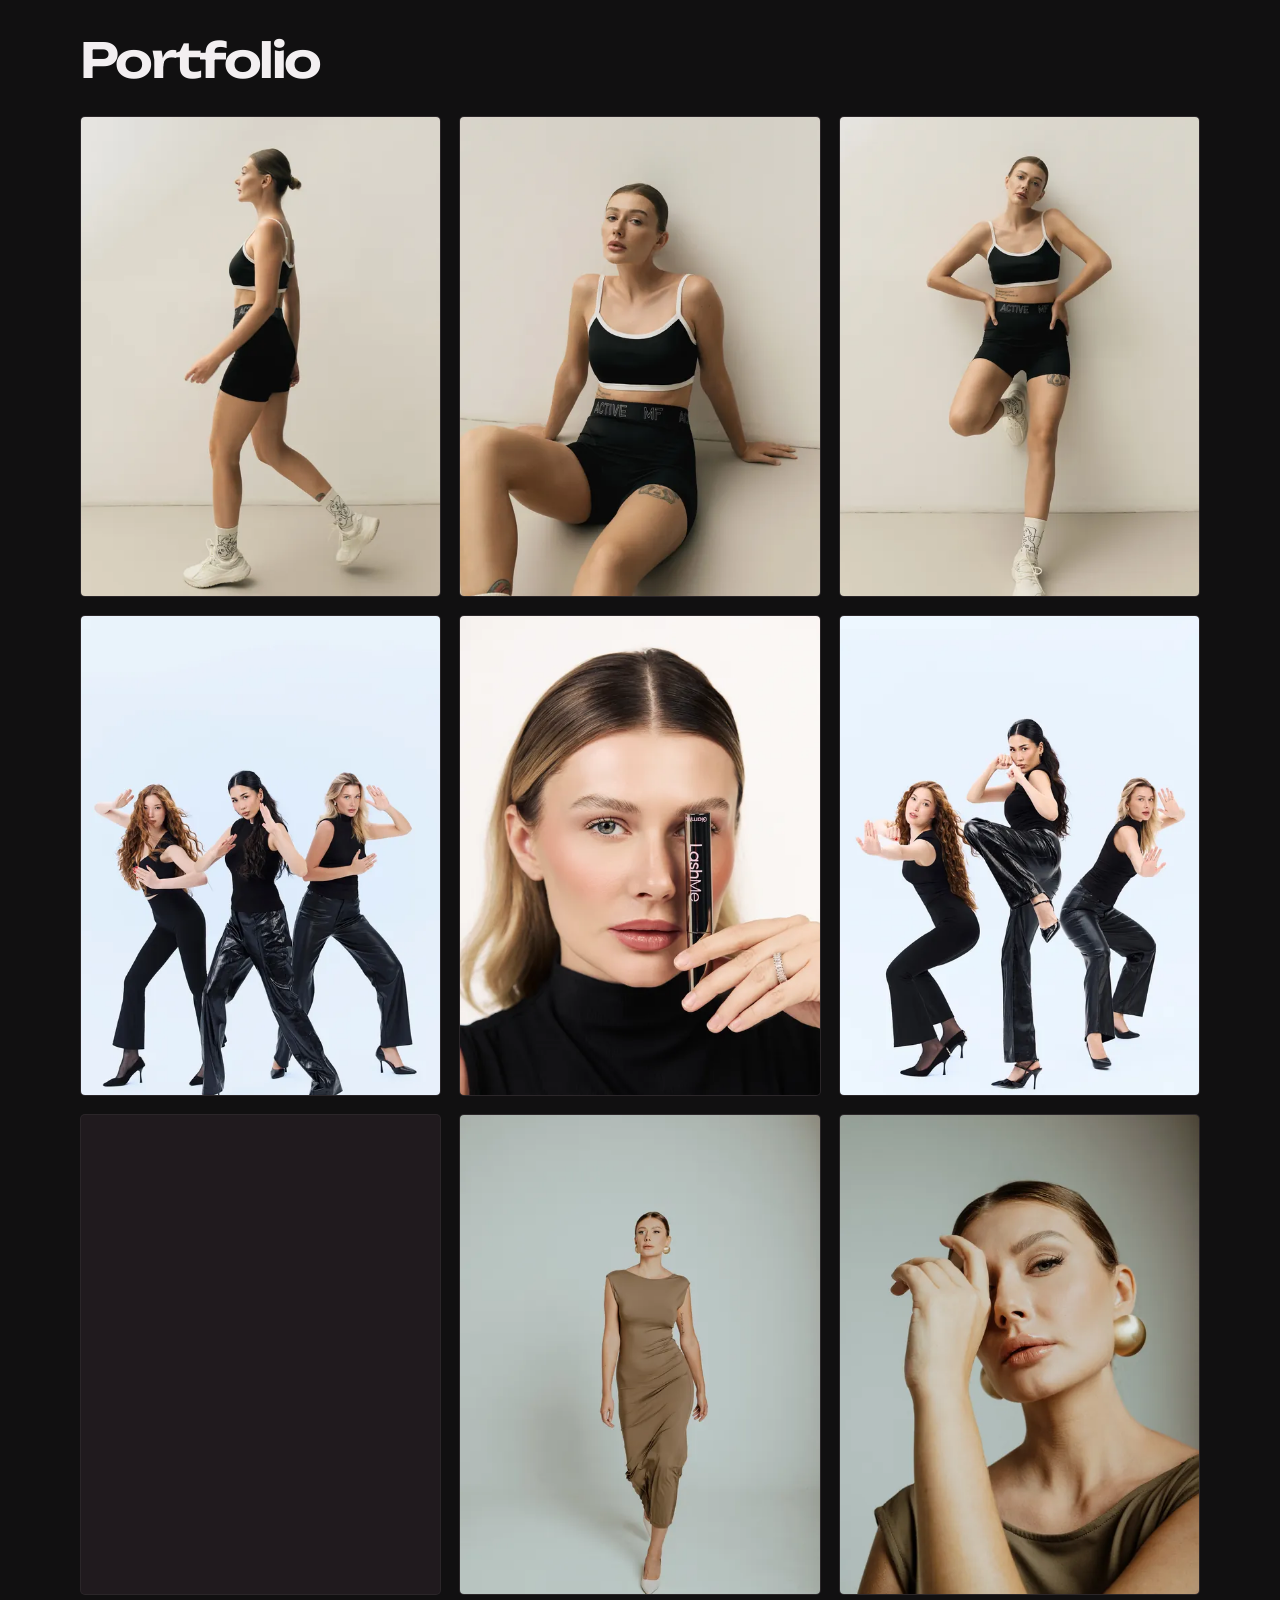
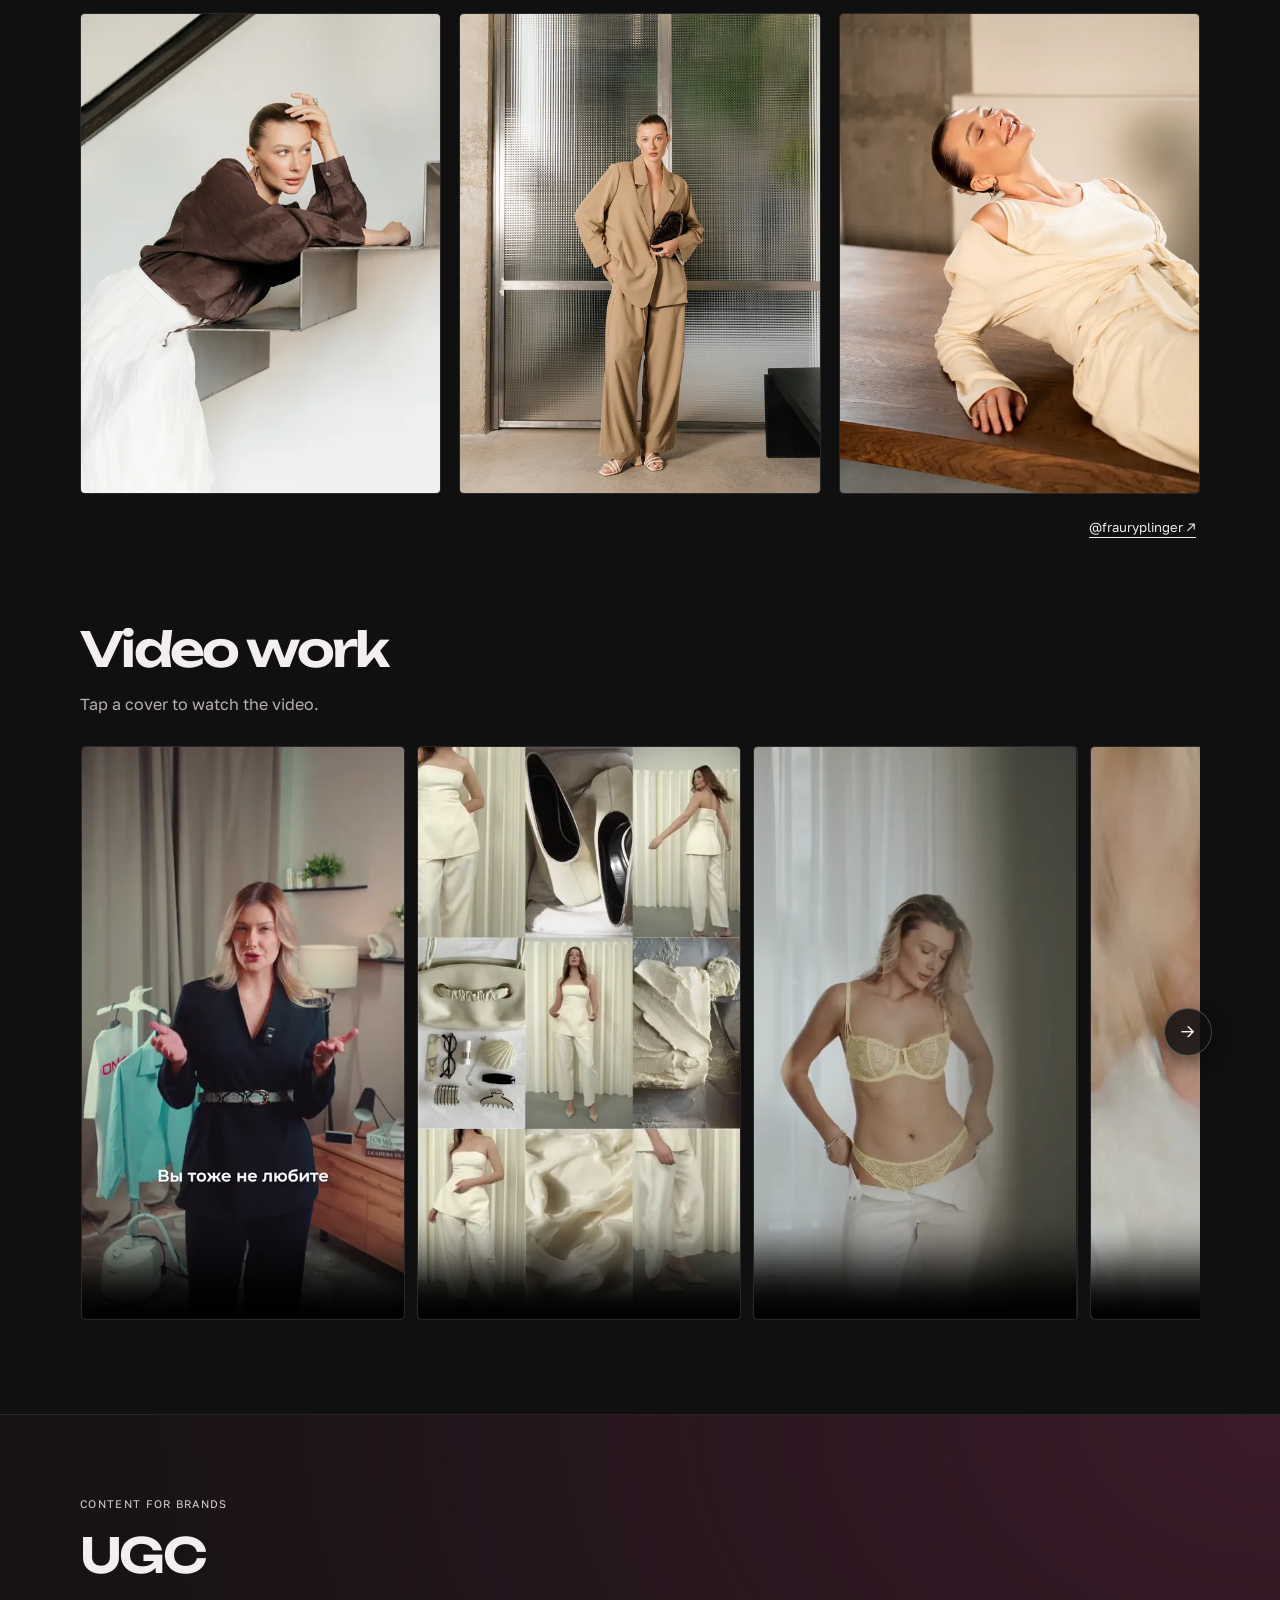
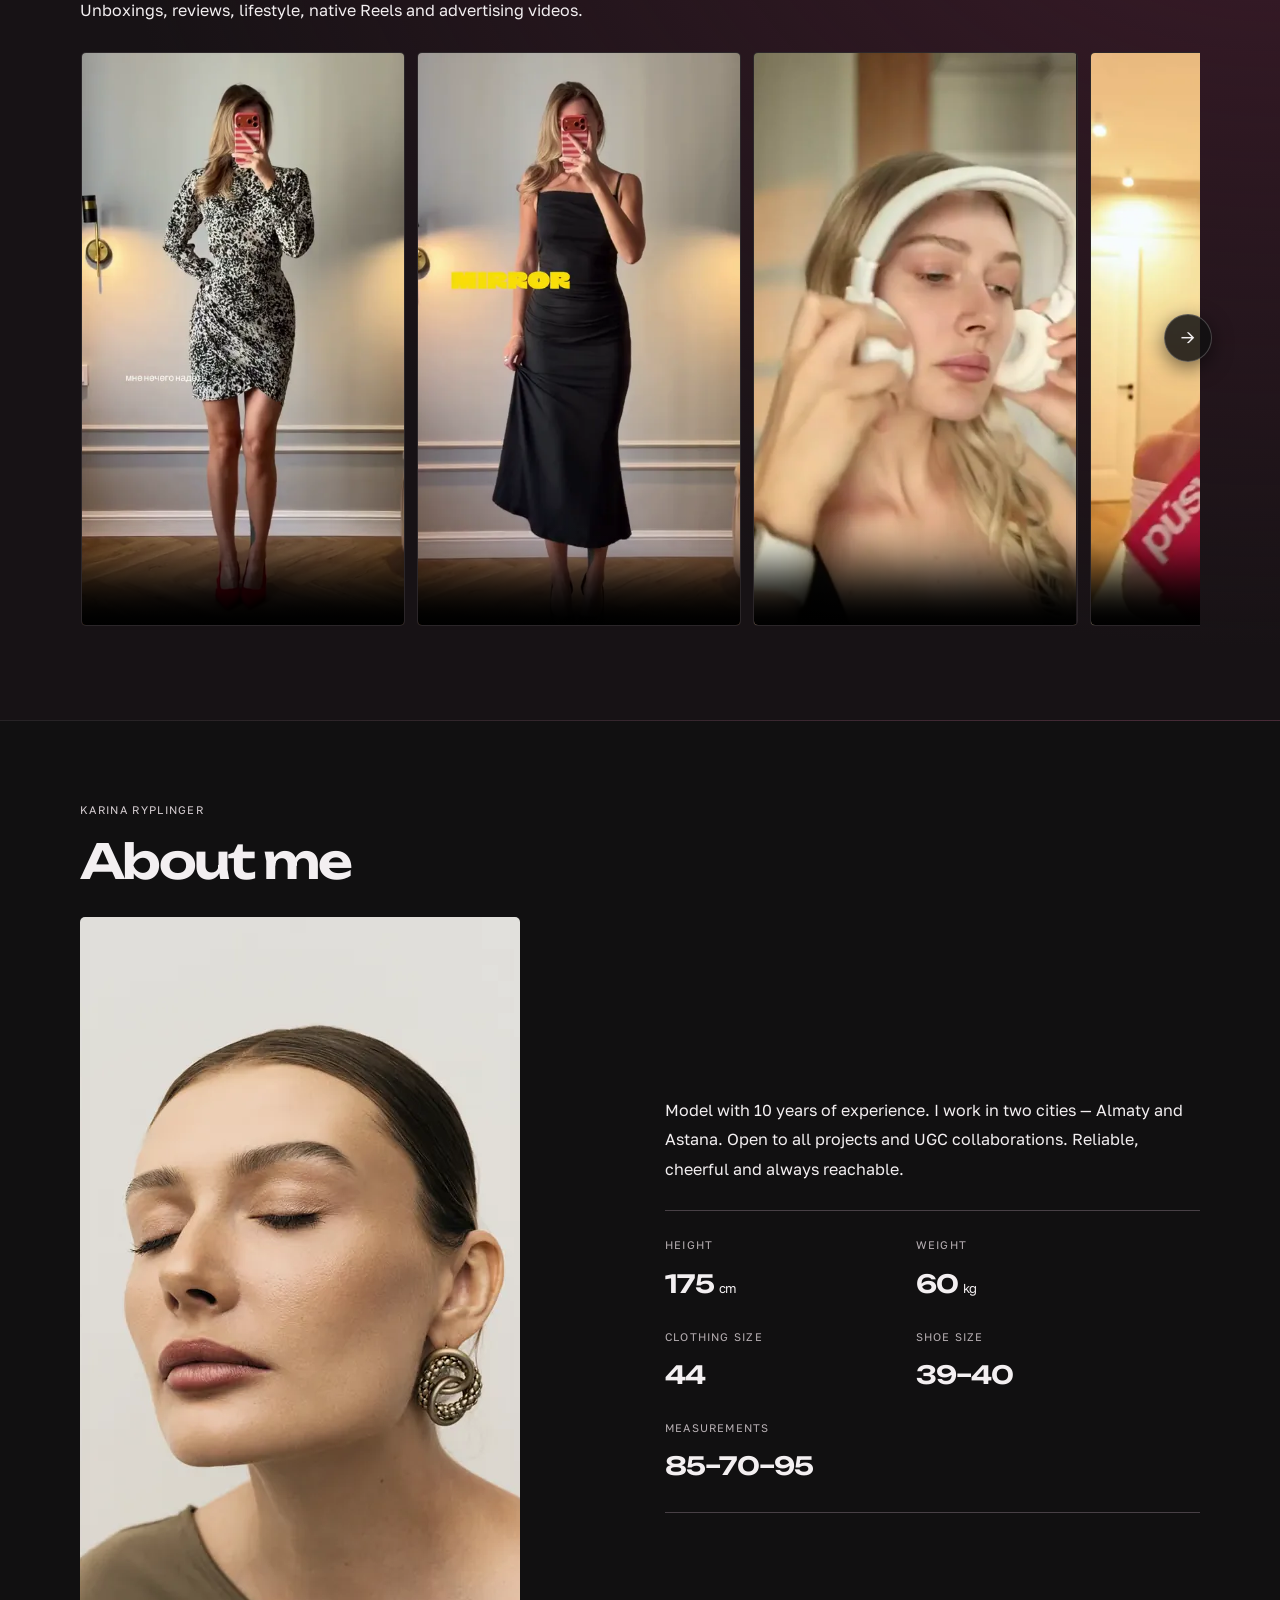
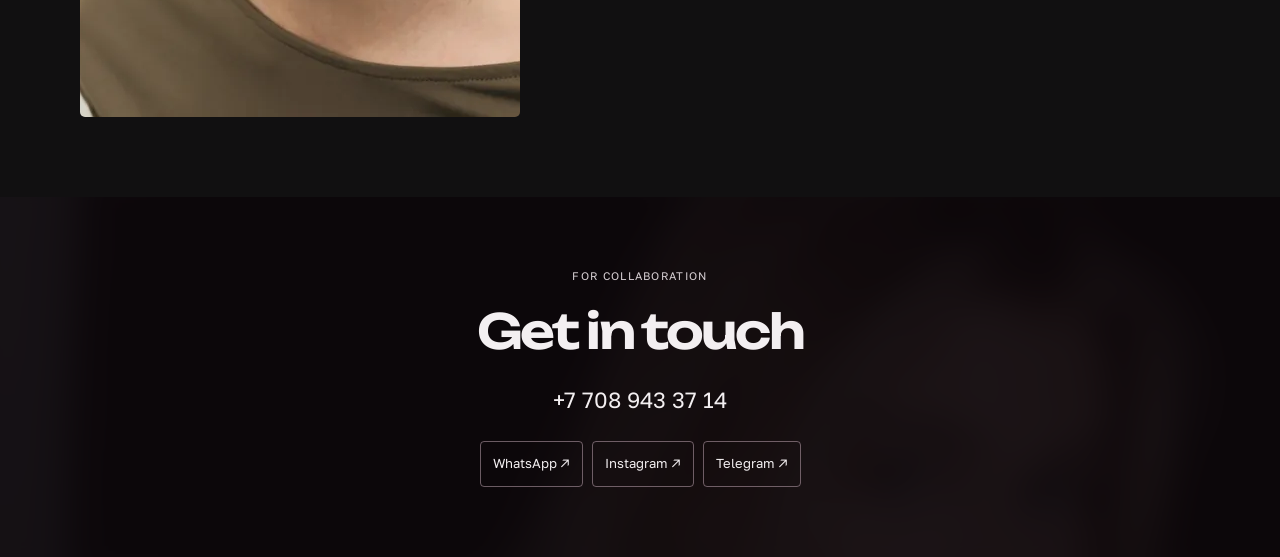
<file: en/index.html>
<!doctype html>
<html lang="en">
<head>
<meta charset="utf-8">
<meta name="viewport" content="width=device-width,initial-scale=1,viewport-fit=cover">
<meta name="theme-color" content="#111011">
<meta name="color-scheme" content="dark">
<title>Karina Ryplinger — Model & UGC Creator | Almaty, Astana, Kazakhstan</title>
<meta name="description" content="Commercial model and UGC creator Karina Ryplinger: fashion, beauty and advertising shoots, catalogues, UGC videos and Reels for brands. Based in Almaty and Astana, available across Kazakhstan.">
<link rel="canonical" href="https://karinamodel.com/en/">
<link rel="alternate" hreflang="ru" href="https://karinamodel.com/">
<link rel="alternate" hreflang="en" href="https://karinamodel.com/en/">
<link rel="alternate" hreflang="kk" href="https://karinamodel.com/kk/">
<link rel="alternate" hreflang="x-default" href="https://karinamodel.com/">
<meta name="author" content="Karina Ryplinger">
<meta name="geo.region" content="KZ">
<meta name="geo.placename" content="Almaty; Astana; Kazakhstan">
<meta name="robots" content="index,follow,max-image-preview:large,max-video-preview:-1">
<meta property="og:type" content="profile">
<meta property="og:site_name" content="Karina Ryplinger">
<meta property="og:locale" content="en_US">
<meta property="og:locale:alternate" content="ru_RU"><meta property="og:locale:alternate" content="kk_KZ">
<meta property="og:title" content="Karina Ryplinger — Model & UGC Creator | Almaty, Astana, Kazakhstan">
<meta property="og:description" content="Commercial model and UGC creator Karina Ryplinger: fashion, beauty and advertising shoots, catalogues, UGC videos and Reels for brands. Based in Almaty and Astana, available across Kazakhstan.">
<meta property="og:url" content="https://karinamodel.com/en/">
<meta property="og:image" content="https://karinamodel.com/img/og-image.jpg">
<meta property="og:image:width" content="799">
<meta property="og:image:height" content="1200">
<meta property="og:image:alt" content="Karina Ryplinger — model and UGC creator, Almaty and Astana">
<meta property="profile:first_name" content="Karina">
<meta property="profile:last_name" content="Ryplinger">
<meta name="twitter:card" content="summary_large_image">
<meta name="twitter:title" content="Karina Ryplinger — Model & UGC Creator | Almaty, Astana, Kazakhstan">
<meta name="twitter:description" content="Commercial model and UGC creator Karina Ryplinger: fashion, beauty and advertising shoots, catalogues, UGC videos and Reels for brands. Based in Almaty and Astana, available across Kazakhstan.">
<meta name="twitter:image" content="https://karinamodel.com/img/og-image.jpg">
<script type="application/ld+json">{"@context":"https://schema.org","@graph":[{"@type":"Person","@id":"https://karinamodel.com/#karina","name":"Karina Ryplinger","alternateName":["Карина Рыплингер","Karina Ryplinger","frauryplinger"],"jobTitle":"Commercial model and UGC creator","description":"Commercial model and UGC creator Karina Ryplinger: fashion, beauty and advertising shoots, catalogues, UGC videos and Reels for brands. Based in Almaty and Astana, available across Kazakhstan.","url":"https://karinamodel.com/en/","image":"https://karinamodel.com/img/photo/pdf-01-01.webp","telephone":"+77089433714","sameAs":["https://www.instagram.com/frauryplinger/","https://t.me/ryplinger","https://wa.me/77089433714"],"homeLocation":[{"@type":"City","name":"Almaty"},{"@type":"City","name":"Astana"}],"areaServed":[{"@type":"City","name":"Almaty"},{"@type":"City","name":"Astana"},{"@type":"Country","name":"Kazakhstan"}],"height":{"@type":"QuantitativeValue","value":175,"unitCode":"CMT"},"weight":{"@type":"QuantitativeValue","value":60,"unitCode":"KGM"},"knowsAbout":["Commercial modeling","Fashion modeling","Beauty","Advertising photo and video shoots","Catalogue shoots","UGC content","Instagram Reels","Product videos","Unboxing","Skincare and cosmetics content"]},{"@type":"WebSite","@id":"https://karinamodel.com/#website","url":"https://karinamodel.com/","name":"Karina Ryplinger — Model & UGC Creator","inLanguage":["ru","en","kk"],"about":{"@id":"https://karinamodel.com/#karina"}},{"@type":"ProfilePage","@id":"https://karinamodel.com/en/#page","url":"https://karinamodel.com/en/","name":"Karina Ryplinger — Model & UGC Creator | Almaty, Astana, Kazakhstan","description":"Commercial model and UGC creator Karina Ryplinger: fashion, beauty and advertising shoots, catalogues, UGC videos and Reels for brands. Based in Almaty and Astana, available across Kazakhstan.","inLanguage":"en","isPartOf":{"@id":"https://karinamodel.com/#website"},"mainEntity":{"@id":"https://karinamodel.com/#karina"},"primaryImageOfPage":"https://karinamodel.com/img/og-image.jpg"}]}</script>
<link rel="icon" href="../favicon.svg" type="image/svg+xml">
<link rel="icon" href="../favicon-32.png" sizes="32x32" type="image/png">
<link rel="apple-touch-icon" href="../apple-touch-icon.png">
<link rel="preload" href="../fonts/unbounded-600.woff2" as="font" type="font/woff2" crossorigin>
<link rel="stylesheet" href="../css/style.css">
</head>
<body>
<a class="skip" href="#portfolio">Skip to portfolio</a>
<header class="header"><div class="header-inner">
<nav aria-label="Site sections"><a href="#portfolio">Portfolio</a><a href="#ugc">UGC</a><a href="#about">About</a><a href="#contact">Contact</a></nav>
<details class="lang"><summary aria-label="Language: English"><img class="flag" src="../img/flags/en.svg" alt="" width="20" height="14"><span class="lang-code">EN</span></summary>
<ul><li><a href="../" hreflang="ru" lang="ru"><img class="flag" src="../img/flags/ru.svg" alt="" width="20" height="14">Русский</a></li><li><a href="../en/" hreflang="en" lang="en" aria-current="page"><img class="flag" src="../img/flags/en.svg" alt="" width="20" height="14">English</a></li><li><a href="../kk/" hreflang="kk" lang="kk"><img class="flag" src="../img/flags/kz.svg" alt="" width="20" height="14">Қазақша</a></li></ul></details>
</div></header>
<main>

<!-- HERO / ОБЛОЖКА -->
<section class="hero" aria-labelledby="hero-title">
<img class="hero-image" src="../img/photo/pdf-07-01.webp" alt="Black-and-white portrait of Karina with a flower" width="799" height="1200" fetchpriority="high">
<div class="hero-content"><p class="eyebrow">Commercial model / UGC creator</p><h1 id="hero-title"><span>Karina</span><span>Ryplinger</span></h1><p class="hero-location">Almaty · Astana</p>
<div class="hero-actions"><a class="primary" href="https://wa.me/77089433714">Discuss a shoot ↗</a><a class="secondary" href="#portfolio">View work ↓</a></div></div>
</section>

<!-- SNAPS + PORTFOLIO -->
<section class="section wrap" id="portfolio">
<div class="section-heading"><p class="eyebrow">Model portfolio</p><h2>Snaps</h2><p class="muted swipe-hint">Swipe through the photos →</p></div>
<div class="strip snaps" aria-label="Karina&#x27;s snaps" tabindex="0"><figure class="card" data-viewer="true"><img src="../img/photo/pdf-03-01-800.webp" srcset="../img/photo/pdf-03-01-800.webp 533w, ../img/photo/pdf-03-01.webp 1046w" sizes="(min-width:1000px) 22vw, (min-width:650px) 31vw, 76vw" data-full="../img/photo/pdf-03-01.webp" alt="Front-facing portrait of Karina in a black T-shirt" width="533" height="800" loading="lazy" decoding="async"></figure><figure class="card" data-viewer="true"><img src="../img/photo/pdf-03-02-800.webp" srcset="../img/photo/pdf-03-02-800.webp 533w, ../img/photo/pdf-03-02.webp 1067w" sizes="(min-width:1000px) 22vw, (min-width:650px) 31vw, 76vw" data-full="../img/photo/pdf-03-02.webp" alt="Karina in a black bodysuit, full length" width="533" height="800" loading="lazy" decoding="async"></figure><figure class="card" data-viewer="true"><img src="../img/photo/pdf-03-03-800.webp" srcset="../img/photo/pdf-03-03-800.webp 572w, ../img/photo/pdf-03-03.webp 1143w" sizes="(min-width:1000px) 22vw, (min-width:650px) 31vw, 76vw" data-full="../img/photo/pdf-03-03.webp" alt="Karina in profile with her hair down" width="572" height="800" loading="lazy" decoding="async"></figure><figure class="card" data-viewer="true"><img src="../img/photo/pdf-04-01-800.webp" srcset="../img/photo/pdf-04-01-800.webp 533w, ../img/photo/pdf-04-01.webp 1067w" sizes="(min-width:1000px) 22vw, (min-width:650px) 31vw, 76vw" data-full="../img/photo/pdf-04-01.webp" alt="Karina smiling in a white top" width="533" height="800" loading="lazy" decoding="async"></figure><figure class="card" data-viewer="true"><img src="../img/photo/pdf-04-02-800.webp" srcset="../img/photo/pdf-04-02-800.webp 533w, ../img/photo/pdf-04-02.webp 1067w" sizes="(min-width:1000px) 22vw, (min-width:650px) 31vw, 76vw" data-full="../img/photo/pdf-04-02.webp" alt="Karina&#x27;s hand against a light background" width="533" height="800" loading="lazy" decoding="async"></figure><figure class="card" data-viewer="true"><img src="../img/photo/pdf-04-03-800.webp" srcset="../img/photo/pdf-04-03-800.webp 533w, ../img/photo/pdf-04-03.webp 1067w" sizes="(min-width:1000px) 22vw, (min-width:650px) 31vw, 76vw" data-full="../img/photo/pdf-04-03.webp" alt="Karina in a black bodysuit, front view" width="533" height="800" loading="lazy" decoding="async"></figure><figure class="card" data-viewer="true"><img src="../img/photo/pdf-05-01-800.webp" srcset="../img/photo/pdf-05-01-800.webp 534w, ../img/photo/pdf-05-01.webp 866w" sizes="(min-width:1000px) 22vw, (min-width:650px) 31vw, 76vw" data-full="../img/photo/pdf-05-01.webp" alt="Karina&#x27;s legs against a light background" width="534" height="800" loading="lazy" decoding="async"></figure><figure class="card" data-viewer="true"><img src="../img/photo/pdf-05-02-800.webp" srcset="../img/photo/pdf-05-02-800.webp 533w, ../img/photo/pdf-05-02.webp 1067w" sizes="(min-width:1000px) 22vw, (min-width:650px) 31vw, 76vw" data-full="../img/photo/pdf-05-02.webp" alt="Front-facing portrait of Karina in a white T-shirt" width="533" height="800" loading="lazy" decoding="async"></figure><figure class="card" data-viewer="true"><img src="../img/photo/pdf-05-03-800.webp" srcset="../img/photo/pdf-05-03-800.webp 533w, ../img/photo/pdf-05-03.webp 1044w" sizes="(min-width:1000px) 22vw, (min-width:650px) 31vw, 76vw" data-full="../img/photo/pdf-05-03.webp" alt="Karina in a black bodysuit, three-quarter view" width="533" height="800" loading="lazy" decoding="async"></figure></div>
<details class="snap-video"><summary>Snaps — video</summary><div class="single-video"><figure class="card video-card has-video"><video src="../video/snaps-video-01.mp4" poster="../img/video/snaps-video-01.webp" controls playsinline preload="none" width="720" height="1290" aria-label="Karina Ryplinger snaps: black top, grey background"></video></figure></div></details>

<div class="section-heading subsection"><h2>Portfolio</h2></div>
<div class="photo-grid"><figure class="card" data-viewer="true"><img src="../img/photo/pdf-06-01-800.webp" srcset="../img/photo/pdf-06-01-800.webp 534w, ../img/photo/pdf-06-01.webp 1067w" sizes="(min-width:1120px) 370px, 33vw" data-full="../img/photo/pdf-06-01.webp" alt="Karina in a sports set, in motion" width="534" height="800" loading="lazy" decoding="async"></figure><figure class="card" data-viewer="true"><img src="../img/photo/pdf-06-02-800.webp" srcset="../img/photo/pdf-06-02-800.webp 533w, ../img/photo/pdf-06-02.webp 1067w" sizes="(min-width:1120px) 370px, 33vw" data-full="../img/photo/pdf-06-02.webp" alt="Karina in a sports set sitting by a wall" width="533" height="800" loading="lazy" decoding="async"></figure><figure class="card" data-viewer="true"><img src="../img/photo/pdf-06-03-800.webp" srcset="../img/photo/pdf-06-03-800.webp 533w, ../img/photo/pdf-06-03.webp 1067w" sizes="(min-width:1120px) 370px, 33vw" data-full="../img/photo/pdf-06-03.webp" alt="Karina in a sports set and white sneakers" width="533" height="800" loading="lazy" decoding="async"></figure><figure class="card" data-viewer="true"><img src="../img/photo/pdf-20-01-800.webp" srcset="../img/photo/pdf-20-01-800.webp 533w, ../img/photo/pdf-20-01.webp 1067w" sizes="(min-width:1120px) 370px, 33vw" data-full="../img/photo/pdf-20-01.webp" alt="Karina with two models in black outfits" width="533" height="800" loading="lazy" decoding="async"></figure><figure class="card" data-viewer="true"><img src="../img/photo/pdf-20-02-800.webp" srcset="../img/photo/pdf-20-02-800.webp 533w, ../img/photo/pdf-20-02.webp 1067w" sizes="(min-width:1120px) 370px, 33vw" data-full="../img/photo/pdf-20-02.webp" alt="Portrait of Karina with a cosmetic product" width="533" height="800" loading="lazy" decoding="async"></figure><figure class="card" data-viewer="true"><img src="../img/photo/pdf-20-03-800.webp" srcset="../img/photo/pdf-20-03-800.webp 533w, ../img/photo/pdf-20-03.webp 1067w" sizes="(min-width:1120px) 370px, 33vw" data-full="../img/photo/pdf-20-03.webp" alt="Karina with two models in a dynamic pose" width="533" height="800" loading="lazy" decoding="async"></figure><figure class="card" data-viewer="true"><img src="../img/photo/pdf-07-01-800.webp" srcset="../img/photo/pdf-07-01-800.webp 533w, ../img/photo/pdf-07-01.webp 799w" sizes="(min-width:1120px) 370px, 33vw" data-full="../img/photo/pdf-07-01.webp" alt="Black-and-white portrait of Karina with a flower" width="533" height="800" loading="lazy" decoding="async"></figure><figure class="card" data-viewer="true"><img src="../img/photo/pdf-07-02-800.webp" srcset="../img/photo/pdf-07-02-800.webp 534w, ../img/photo/pdf-07-02.webp 1068w" sizes="(min-width:1120px) 370px, 33vw" data-full="../img/photo/pdf-07-02.webp" alt="Karina in a khaki dress, full length" width="534" height="800" loading="lazy" decoding="async"></figure><figure class="card" data-viewer="true"><img src="../img/photo/pdf-07-03-800.webp" srcset="../img/photo/pdf-07-03-800.webp 534w, ../img/photo/pdf-07-03.webp 1068w" sizes="(min-width:1120px) 370px, 33vw" data-full="../img/photo/pdf-07-03.webp" alt="Portrait of Karina with large gold earrings" width="534" height="800" loading="lazy" decoding="async"></figure><figure class="card" data-viewer="true"><img src="../img/photo/pdf-08-02-800.webp" srcset="../img/photo/pdf-08-02-800.webp 533w, ../img/photo/pdf-08-02.webp 932w" sizes="(min-width:1120px) 370px, 33vw" data-full="../img/photo/pdf-08-02.webp" alt="Karina in a brown shirt and white skirt on a staircase" width="533" height="800" loading="lazy" decoding="async"></figure><figure class="card" data-viewer="true"><img src="../img/photo/pdf-08-03-800.webp" srcset="../img/photo/pdf-08-03-800.webp 618w, ../img/photo/pdf-08-03.webp 924w" sizes="(min-width:1120px) 370px, 33vw" data-full="../img/photo/pdf-08-03.webp" alt="Karina in a beige trouser suit" width="618" height="800" loading="lazy" decoding="async"></figure><figure class="card" data-viewer="true"><img src="../img/photo/pdf-08-04-800.webp" srcset="../img/photo/pdf-08-04-800.webp 618w, ../img/photo/pdf-08-04.webp 929w" sizes="(min-width:1120px) 370px, 33vw" data-full="../img/photo/pdf-08-04.webp" alt="Karina in a light suit lying on a table" width="618" height="800" loading="lazy" decoding="async"></figure></div>
<p class="instagram-line"><a href="https://www.instagram.com/frauryplinger/" target="_blank" rel="noopener noreferrer">@frauryplinger ↗</a></p>

<!-- VIDEO -->
<div class="section-heading subsection"><h2>Video work</h2><p class="muted">Tap a cover to watch the video.</p></div>
<div class="strip video-strip" aria-label="Portfolio videos" tabindex="0"><figure class="card video-card has-video"><video src="../video/portfolio-video-01.mp4" poster="../img/video/portfolio-video-01.webp" controls playsinline preload="none" width="720" height="1290" aria-label="Advertising video: KONKA handheld garment steamer"></video></figure><figure class="card video-card has-video"><video src="../video/portfolio-video-02.mp4" poster="../img/video/portfolio-video-02.webp" controls playsinline preload="none" width="720" height="1290" aria-label="Fashion collage: pastel-toned outfits"></video></figure><figure class="card video-card has-video"><video src="../video/portfolio-video-04.mp4" poster="../img/video/portfolio-video-04.webp" controls playsinline preload="none" width="720" height="1290" aria-label="Fashion video: yellow lace lingerie set"></video></figure><figure class="card video-card has-video"><video src="../video/portfolio-video-05.mp4" poster="../img/video/portfolio-video-05.webp" controls playsinline preload="none" width="720" height="1290" aria-label="Fashion video: sequin dress and bandeau top"></video></figure><figure class="card video-card has-video"><video src="../video/portfolio-video-06.mp4" poster="../img/video/portfolio-video-06.webp" controls playsinline preload="none" width="720" height="1290" aria-label="Fashion video: light wrap outfit and printed kimono"></video></figure><figure class="card video-card has-video"><video src="../video/portfolio-video-07.mp4" poster="../img/video/portfolio-video-07.webp" controls playsinline preload="none" width="720" height="1290" aria-label="Restaurant scene video: black top, gold bracelets"></video></figure><figure class="card video-card has-video"><video src="../video/portfolio-video-08.mp4" poster="../img/video/portfolio-video-08.webp" controls playsinline preload="none" width="720" height="1290" aria-label="Fashion video: white shirt and denim looks"></video></figure><figure class="card video-card has-video"><video src="../video/portfolio-video-09.mp4" poster="../img/video/portfolio-video-09.webp" controls playsinline preload="none" width="720" height="1290" aria-label="Fashion video: elegant black dress with white collar"></video></figure><figure class="card video-card has-video"><video src="../video/portfolio-video-10.mp4" poster="../img/video/portfolio-video-10.webp" controls playsinline preload="none" width="720" height="1290" aria-label="Fashion video: purple satin evening gown"></video></figure><figure class="card video-card has-video"><video src="../video/portfolio-video-11.mp4" poster="../img/video/portfolio-video-11.webp" controls playsinline preload="none" width="720" height="1290" aria-label="Festive video: burgundy dress, glass of sparkling wine"></video></figure><figure class="card video-card has-video"><video src="../video/portfolio-video-13.mp4" poster="../img/video/portfolio-video-13.webp" controls playsinline preload="none" width="720" height="1290" aria-label="Summer look: white linen, straw bucket hat, poolside"></video></figure><figure class="card video-card has-video"><video src="../video/portfolio-video-15.mp4" poster="../img/video/portfolio-video-15.webp" controls playsinline preload="none" width="720" height="1290" aria-label="BLISS advertising video: hair dryer gift box, red dress"></video></figure><figure class="card video-card has-video"><video src="../video/portfolio-video-16.mp4" poster="../img/video/portfolio-video-16.webp" controls playsinline preload="none" width="720" height="1290" aria-label="Fashion video: black lace and long skirt"></video></figure><figure class="card video-card has-video"><video src="../video/portfolio-video-17.mp4" poster="../img/video/portfolio-video-17.webp" controls playsinline preload="none" width="720" height="1290" aria-label="Advertising video: hair styling tool, pink drapery and chandelier"></video></figure><figure class="card video-card has-video"><video src="../video/portfolio-video-18.mp4" poster="../img/video/portfolio-video-18.webp" controls playsinline preload="none" width="720" height="1290" aria-label="Fashion video: blazer and jacket styling"></video></figure><figure class="card video-card has-video"><video src="../video/portfolio-video-19.mp4" poster="../img/video/portfolio-video-19.webp" controls playsinline preload="none" width="720" height="1290" aria-label="Advertising video: designer kitchen showroom"></video></figure><figure class="card video-card has-video"><video src="../video/portfolio-video-21.mp4" poster="../img/video/portfolio-video-21.webp" controls playsinline preload="none" width="720" height="1290" aria-label="Festive video: two models in black lace, New Year interior"></video></figure><figure class="card video-card has-video"><video src="../video/portfolio-video-22.mp4" poster="../img/video/portfolio-video-22.webp" controls playsinline preload="none" width="720" height="1290" aria-label="Jewellery video: black blouse, bracelets and blue-stone earrings"></video></figure><figure class="card video-card has-video"><video src="../video/portfolio-video-03.mp4" poster="../img/video/portfolio-video-03.webp" controls playsinline preload="none" width="720" height="1290" aria-label="ZARDOZI fashion video: black sequinned looks on a red carpet"></video></figure></div>
</section>

<!-- UGC -->
<section class="section section-tint" id="ugc"><div class="wrap">
<div class="section-heading"><p class="eyebrow">Content for brands</p><h2>UGC</h2><p>Unboxings, reviews, lifestyle, native Reels and advertising videos.</p></div>
<div class="strip video-strip" aria-label="UGC videos" tabindex="0"><figure class="card video-card has-video"><video src="../video/ugc-01.mp4" poster="../img/video/ugc-01.webp" controls playsinline preload="none" width="720" height="1290" aria-label="UGC video “nothing to wear”: trying on dresses in the mirror"></video></figure><figure class="card video-card has-video"><video src="../video/ugc-02.mp4" poster="../img/video/ugc-02.webp" controls playsinline preload="none" width="720" height="1290" aria-label="UGC video “Mirror mirror”: dress looks in the mirror"></video></figure><figure class="card video-card has-video"><video src="../video/ugc-03.mp4" poster="../img/video/ugc-03.webp" controls playsinline preload="none" width="720" height="1290" aria-label="UGC video for Skin &amp; Lab skincare: clay mask"></video></figure><figure class="card video-card has-video"><video src="../video/ugc-04.mp4" poster="../img/video/ugc-04.webp" controls playsinline preload="none" width="720" height="1290" aria-label="UGC unboxing: PÚSY cosmetics"></video></figure><figure class="card video-card has-video"><video src="../video/ugc-05.mp4" poster="../img/video/ugc-05.webp" controls playsinline preload="none" width="720" height="1290" aria-label="UGC video for Skin &amp; Lab collagen skincare line"></video></figure><figure class="card video-card has-video"><video src="../video/ugc-06.mp4" poster="../img/video/ugc-06.webp" controls playsinline preload="none" width="720" height="1290" aria-label="UGC video: cat food"></video></figure><figure class="card video-card has-video"><video src="../video/ugc-07.mp4" poster="../img/video/ugc-07.webp" controls playsinline preload="none" width="720" height="1290" aria-label="UGC video: Lady Zhadore fragrances with matching outfits"></video></figure><figure class="card video-card has-video"><video src="../video/ugc-08.mp4" poster="../img/video/ugc-08.webp" controls playsinline preload="none" width="720" height="1290" aria-label="UGC video: sheer black dress"></video></figure><figure class="card video-card has-video"><video src="../video/ugc-09.mp4" poster="../img/video/ugc-09.webp" controls playsinline preload="none" width="720" height="1290" aria-label="UGC video for ilso skincare in the mountains"></video></figure><figure class="card video-card has-video"><video src="../video/ugc-10.mp4" poster="../img/video/ugc-10.webp" controls playsinline preload="none" width="720" height="1290" aria-label="UGC video: skincare routine, part 2"></video></figure><figure class="card video-card has-video"><video src="../video/ugc-11.mp4" poster="../img/video/ugc-11.webp" controls playsinline preload="none" width="720" height="1290" aria-label="UGC video: facial skincare"></video></figure><figure class="card video-card has-video"><video src="../video/ugc-12.mp4" poster="../img/video/ugc-12.webp" controls playsinline preload="none" width="720" height="1290" aria-label="UGC video: ilso cleansing oil, make-up removal"></video></figure><figure class="card video-card has-video"><video src="../video/ugc-13.mp4" poster="../img/video/ugc-13.webp" controls playsinline preload="none" width="720" height="1290" aria-label="UGC video: Garnier vitamin C mask"></video></figure><figure class="card video-card has-video"><video src="../video/ugc-14.mp4" poster="../img/video/ugc-14.webp" controls playsinline preload="none" width="720" height="1290" aria-label="UGC video for FIT CLO: pink sportswear look"></video></figure><figure class="card video-card has-video"><video src="../video/ugc-15.mp4" poster="../img/video/ugc-15.webp" controls playsinline preload="none" width="720" height="1290" aria-label="UGC video “Cherry outfit”: looks with a red top"></video></figure></div>
</div></section>

<!-- ABOUT / ОБО МНЕ -->
<section class="section wrap" id="about">
<div class="section-heading"><p class="eyebrow">Karina Ryplinger</p><h2>About me</h2></div>
<div class="about-layout">
<figure class="about-image" data-viewer="true"><img src="../img/photo/pdf-01-01-800.webp" srcset="../img/photo/pdf-01-01-800.webp 533w, ../img/photo/pdf-01-01.webp 1066w" sizes="(min-width:650px) 440px, 88vw" data-full="../img/photo/pdf-01-01.webp" alt="Portrait of Karina with closed eyes, slicked-back hair and gold earrings" width="533" height="800" loading="lazy" decoding="async"></figure>
<div class="about-copy"><p>Model with 10 years of experience. I work in two cities — Almaty and Astana. Open to all projects and UGC collaborations. Reliable, cheerful and always reachable.</p>
<dl class="measurements"><div><dt>Height</dt><dd>175 <small>cm</small></dd></div><div><dt>Weight</dt><dd>60 <small>kg</small></dd></div><div><dt>Clothing size</dt><dd>44</dd></div><div><dt>Shoe size</dt><dd>39–40</dd></div><div class="wide"><dt>Measurements</dt><dd>85–70–95</dd></div></dl></div>
</div>
</section>

<!-- CONTACT / КОНТАКТЫ -->
<footer id="contact"><img class="footer-image" src="../img/photo/pdf-12-03-800.webp" alt="" aria-hidden="true" width="640" height="800" loading="lazy">
<div class="wrap contact-content"><p class="eyebrow">For collaboration</p><h2>Get in touch</h2><a class="phone" href="tel:+77089433714">+7 708 943 37 14</a>
<div class="social-links"><a href="https://wa.me/77089433714">WhatsApp ↗</a><a href="https://www.instagram.com/frauryplinger/" target="_blank" rel="noopener noreferrer">Instagram ↗</a><a href="https://t.me/ryplinger" target="_blank" rel="noopener noreferrer">Telegram ↗</a></div>
</div></footer>
</main>
<a class="mobile-contact" href="https://wa.me/77089433714">Message on WhatsApp ↗</a>
<dialog id="viewer" aria-labelledby="viewer-title" data-zoom="Enlarge: "><div class="viewer-top"><p id="viewer-title"></p><button type="button" id="viewer-close" aria-label="Close photo">Close ×</button></div><div class="viewer-image"><img id="viewer-img" alt=""></div><div class="viewer-controls"><button type="button" id="viewer-prev" aria-label="Previous photo">←</button><span id="viewer-count"></span><button type="button" id="viewer-next" aria-label="Next photo">→</button></div></dialog>
<script src="../js/viewer.js"></script>
<script src="../js/lang.js"></script>
<script src="../js/strips.js"></script>
</body>
</html>
</file>
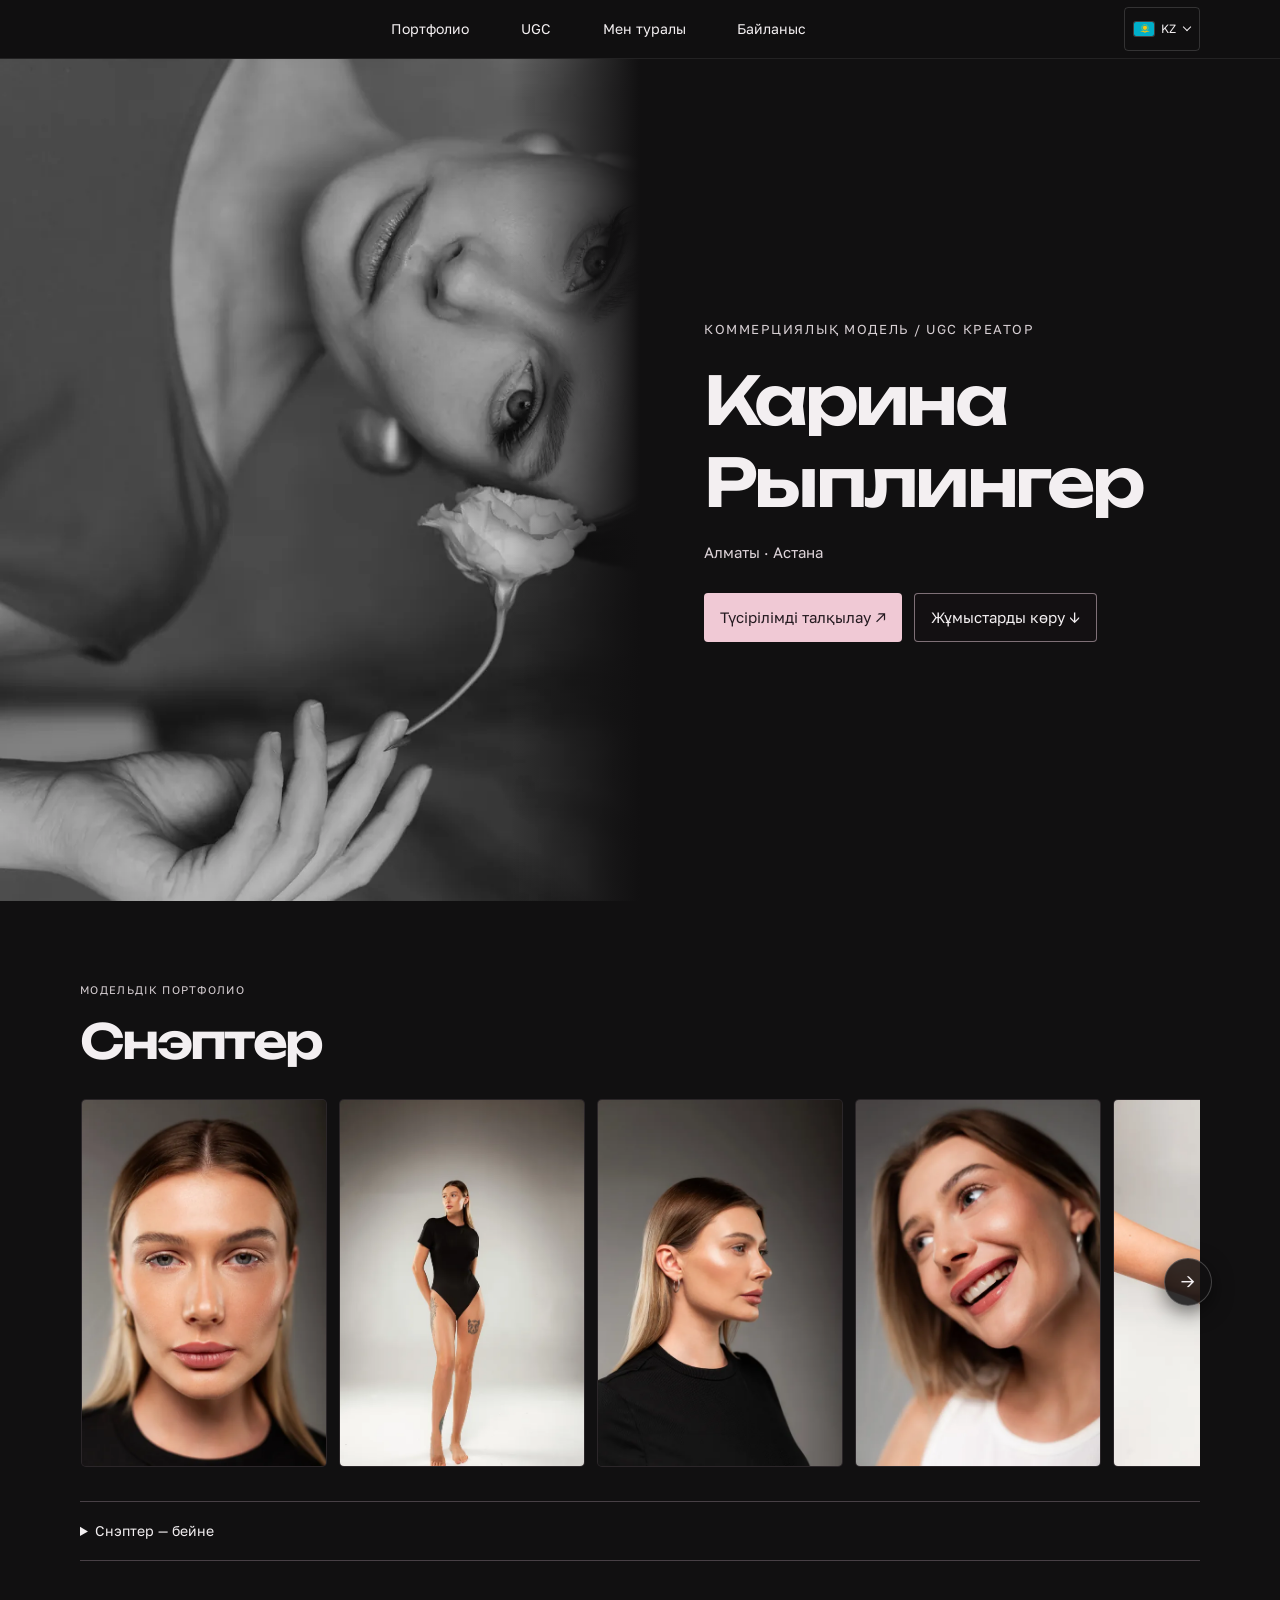
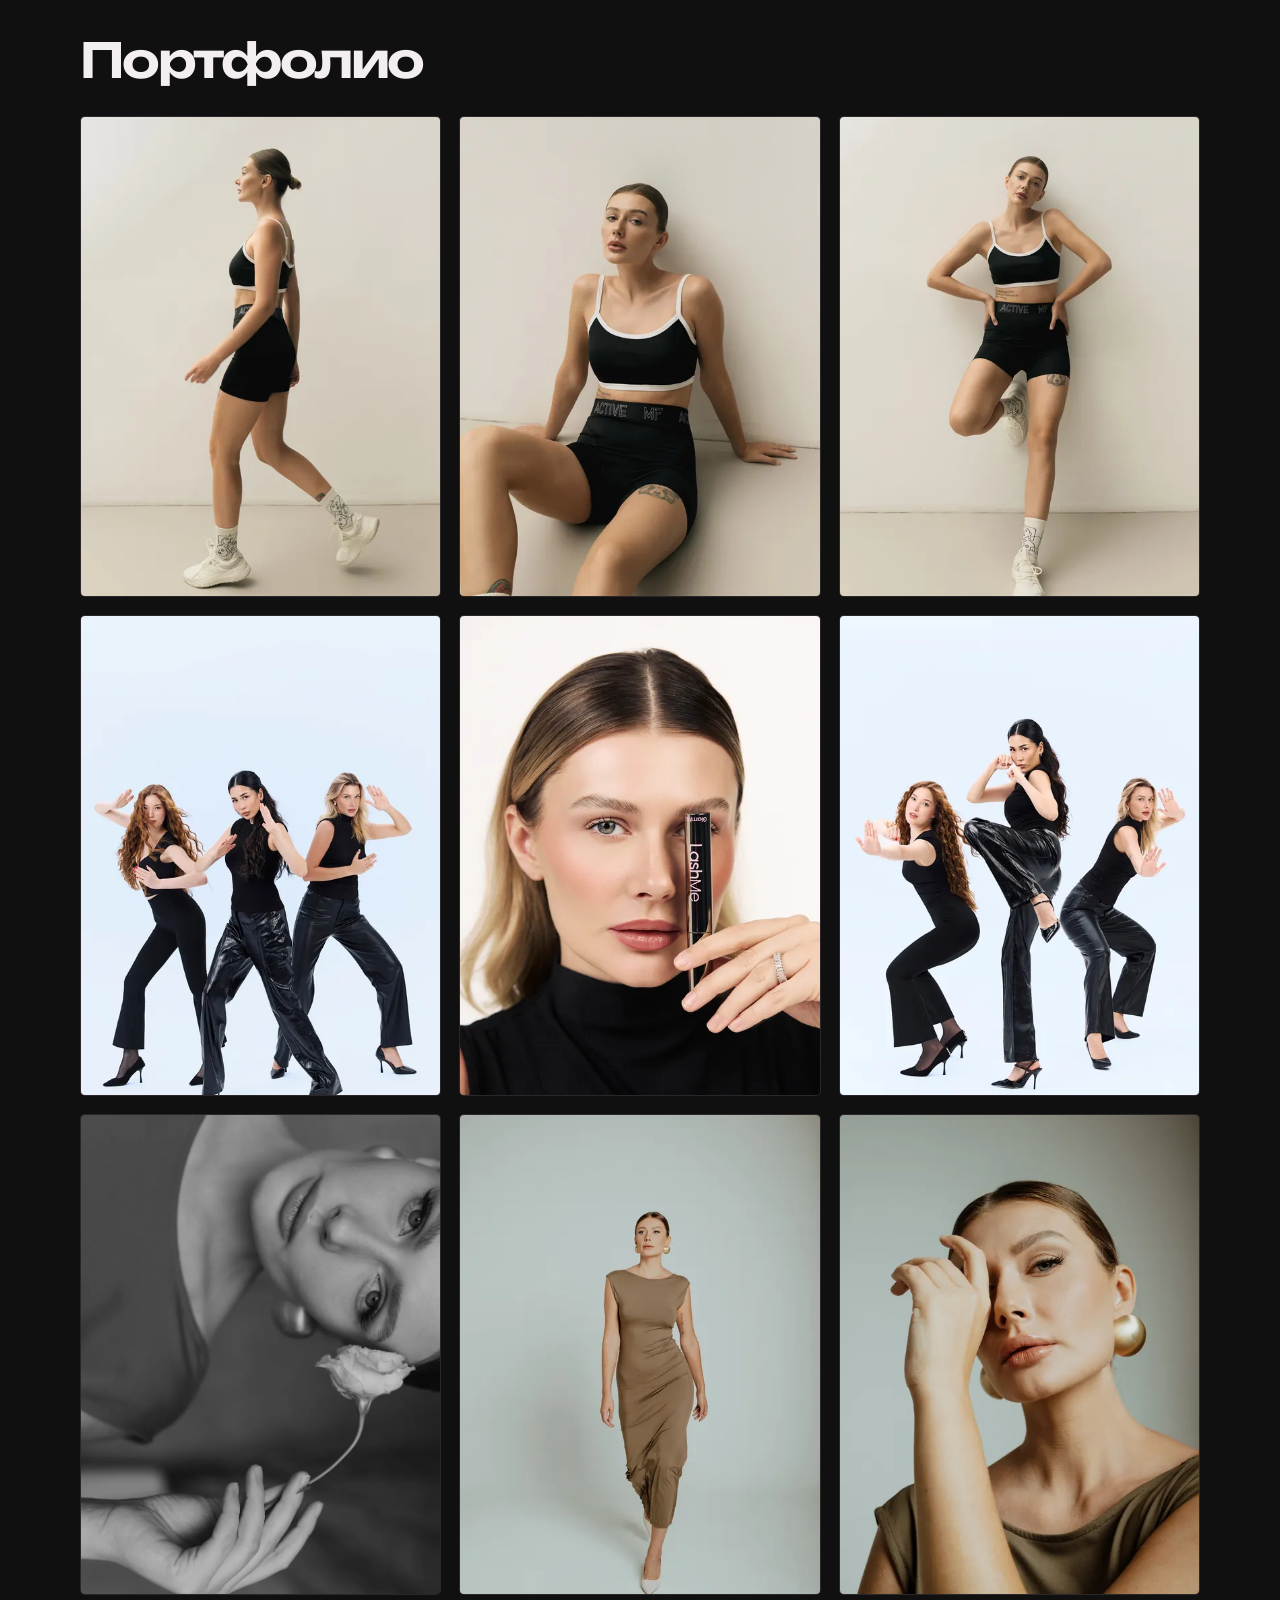
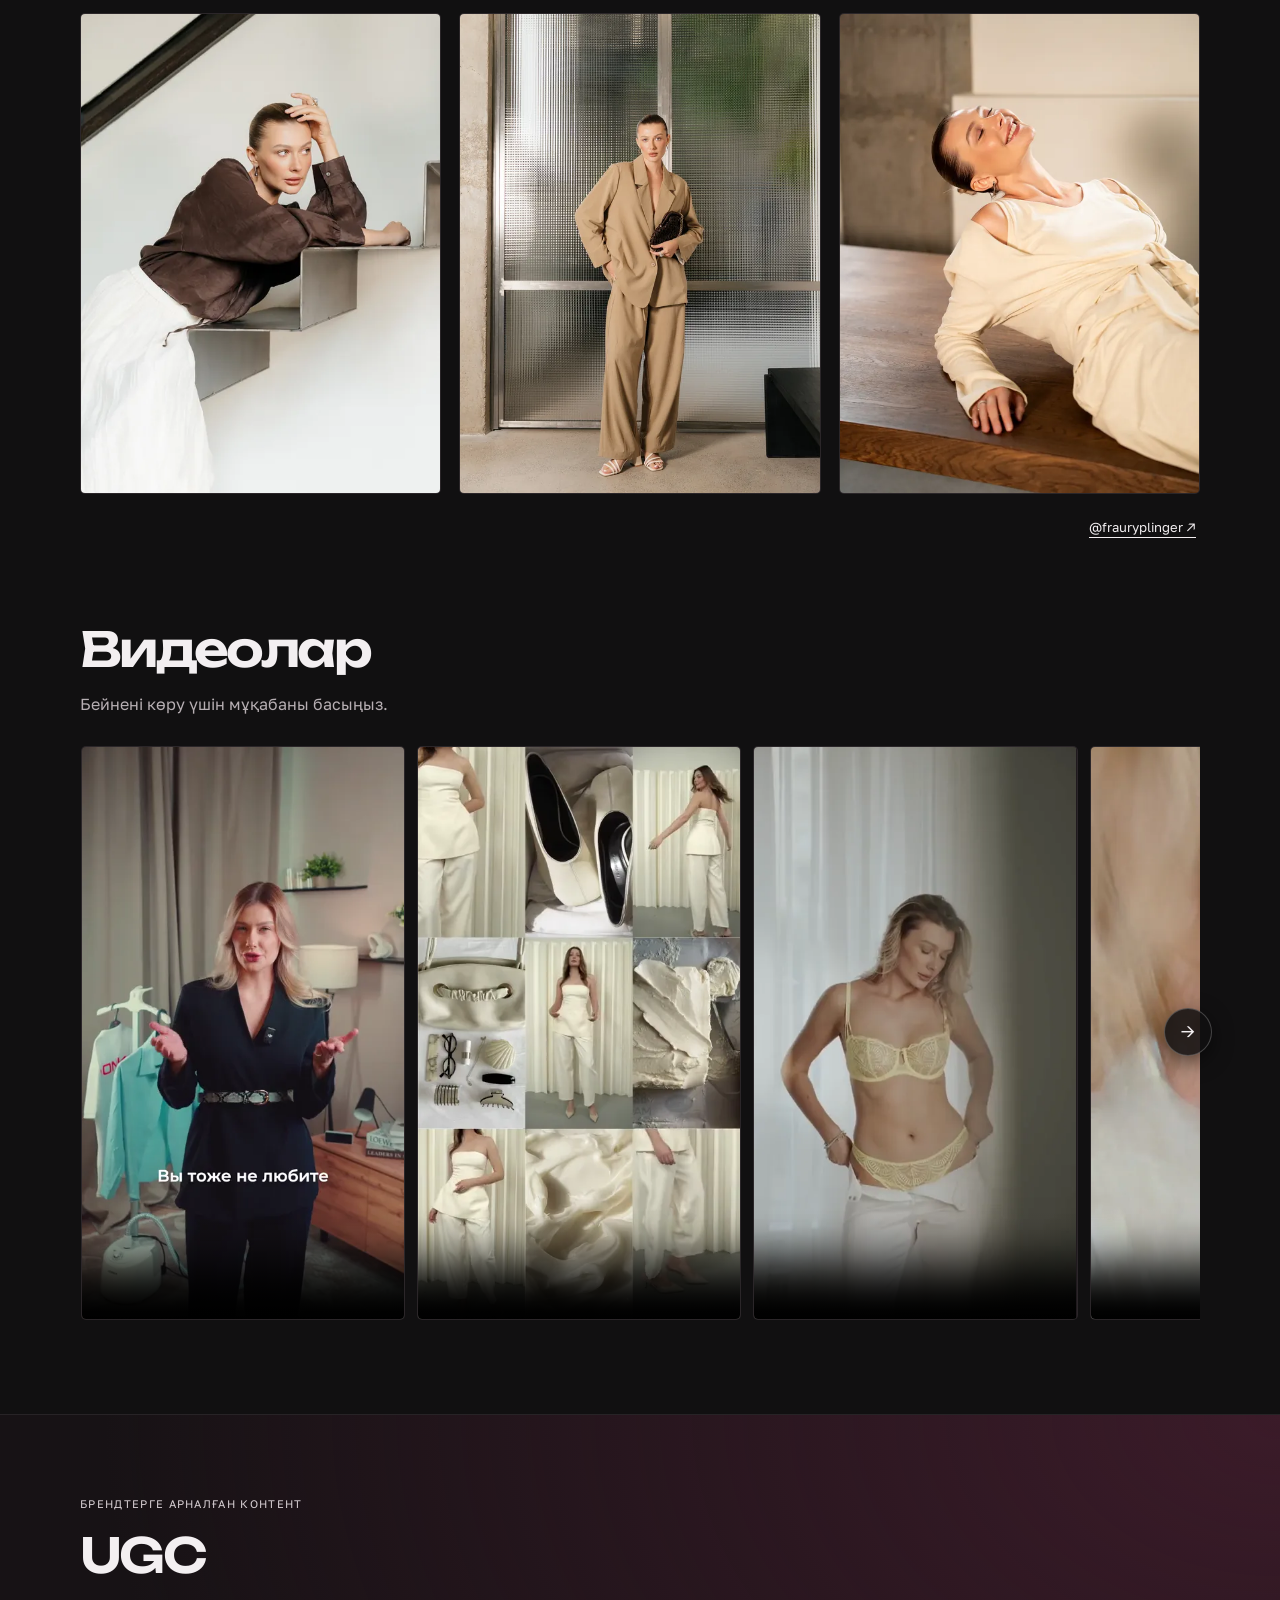
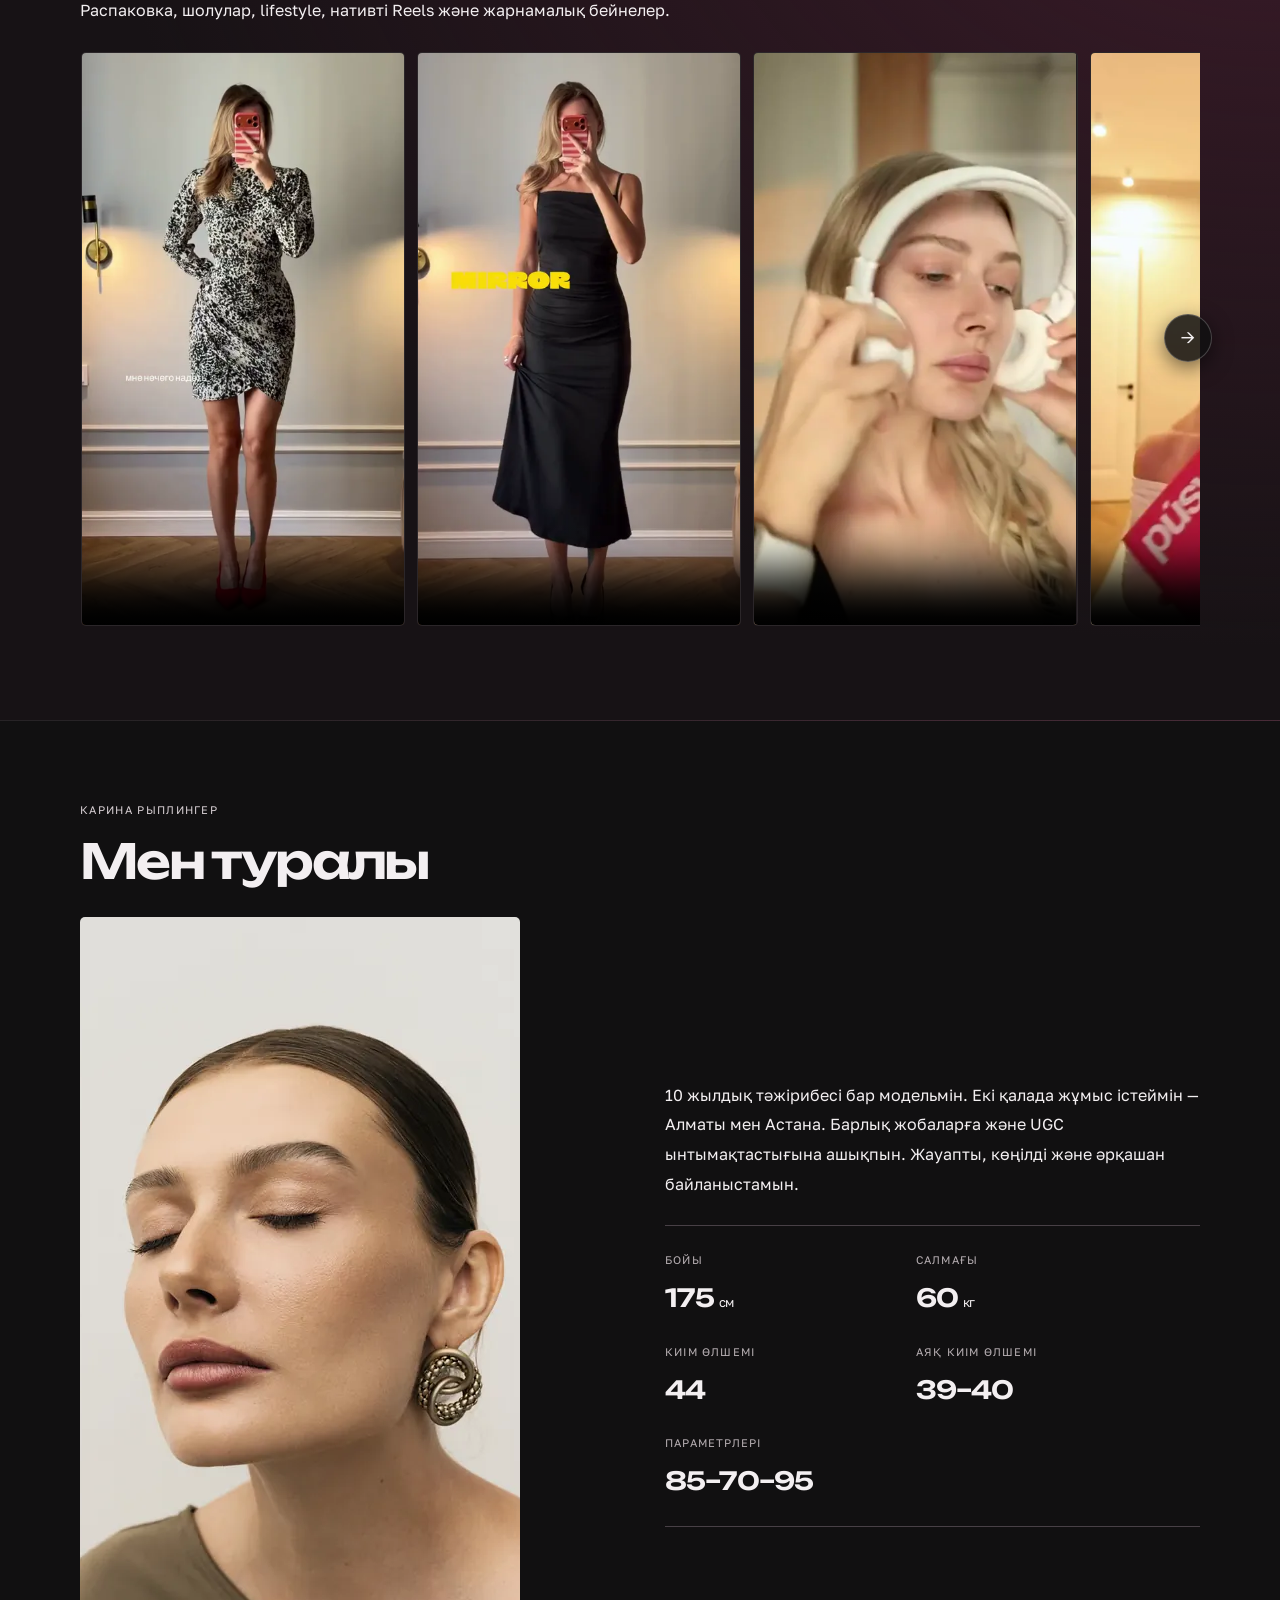
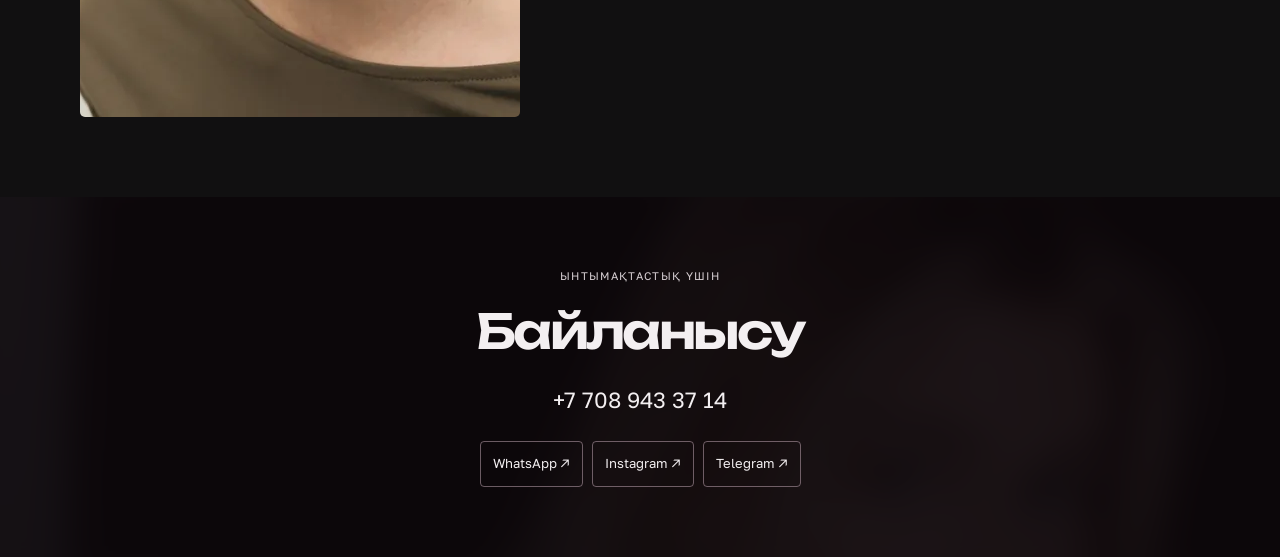
<file: kk/index.html>
<!doctype html>
<html lang="kk">
<head>
<meta charset="utf-8">
<meta name="viewport" content="width=device-width,initial-scale=1,viewport-fit=cover">
<meta name="theme-color" content="#111011">
<meta name="color-scheme" content="dark">
<title>Карина Рыплингер — модель және UGC-креатор | Алматы, Астана, Қазақстан</title>
<meta name="description" content="Коммерциялық модель және UGC-креатор Карина Рыплингер: брендтерге, каталогтарға және жарнамаға түсірілімдер, fashion және beauty, UGC-бейнелер мен Reels. Алматы, Астана және бүкіл Қазақстан бойынша.">
<link rel="canonical" href="https://karinamodel.com/kk/">
<link rel="alternate" hreflang="ru" href="https://karinamodel.com/">
<link rel="alternate" hreflang="en" href="https://karinamodel.com/en/">
<link rel="alternate" hreflang="kk" href="https://karinamodel.com/kk/">
<link rel="alternate" hreflang="x-default" href="https://karinamodel.com/">
<meta name="author" content="Karina Ryplinger">
<meta name="geo.region" content="KZ">
<meta name="geo.placename" content="Almaty; Astana; Kazakhstan">
<meta name="robots" content="index,follow,max-image-preview:large,max-video-preview:-1">
<meta property="og:type" content="profile">
<meta property="og:site_name" content="Karina Ryplinger">
<meta property="og:locale" content="kk_KZ">
<meta property="og:locale:alternate" content="ru_RU"><meta property="og:locale:alternate" content="en_US">
<meta property="og:title" content="Карина Рыплингер — модель және UGC-креатор | Алматы, Астана, Қазақстан">
<meta property="og:description" content="Коммерциялық модель және UGC-креатор Карина Рыплингер: брендтерге, каталогтарға және жарнамаға түсірілімдер, fashion және beauty, UGC-бейнелер мен Reels. Алматы, Астана және бүкіл Қазақстан бойынша.">
<meta property="og:url" content="https://karinamodel.com/kk/">
<meta property="og:image" content="https://karinamodel.com/img/og-image.jpg">
<meta property="og:image:width" content="799">
<meta property="og:image:height" content="1200">
<meta property="og:image:alt" content="Карина Рыплингер — модель және UGC-креатор, Алматы және Астана">
<meta property="profile:first_name" content="Karina">
<meta property="profile:last_name" content="Ryplinger">
<meta name="twitter:card" content="summary_large_image">
<meta name="twitter:title" content="Карина Рыплингер — модель және UGC-креатор | Алматы, Астана, Қазақстан">
<meta name="twitter:description" content="Коммерциялық модель және UGC-креатор Карина Рыплингер: брендтерге, каталогтарға және жарнамаға түсірілімдер, fashion және beauty, UGC-бейнелер мен Reels. Алматы, Астана және бүкіл Қазақстан бойынша.">
<meta name="twitter:image" content="https://karinamodel.com/img/og-image.jpg">
<script type="application/ld+json">{"@context":"https://schema.org","@graph":[{"@type":"Person","@id":"https://karinamodel.com/#karina","name":"Karina Ryplinger","alternateName":["Карина Рыплингер","Karina Ryplinger","frauryplinger"],"jobTitle":"Коммерциялық модель және UGC-креатор","description":"Коммерциялық модель және UGC-креатор Карина Рыплингер: брендтерге, каталогтарға және жарнамаға түсірілімдер, fashion және beauty, UGC-бейнелер мен Reels. Алматы, Астана және бүкіл Қазақстан бойынша.","url":"https://karinamodel.com/kk/","image":"https://karinamodel.com/img/photo/pdf-01-01.webp","telephone":"+77089433714","sameAs":["https://www.instagram.com/frauryplinger/","https://t.me/ryplinger","https://wa.me/77089433714"],"homeLocation":[{"@type":"City","name":"Almaty"},{"@type":"City","name":"Astana"}],"areaServed":[{"@type":"City","name":"Almaty"},{"@type":"City","name":"Astana"},{"@type":"Country","name":"Kazakhstan"}],"height":{"@type":"QuantitativeValue","value":175,"unitCode":"CMT"},"weight":{"@type":"QuantitativeValue","value":60,"unitCode":"KGM"},"knowsAbout":["Commercial modeling","Fashion modeling","Beauty","Advertising photo and video shoots","Catalogue shoots","UGC content","Instagram Reels","Product videos","Unboxing","Skincare and cosmetics content"]},{"@type":"WebSite","@id":"https://karinamodel.com/#website","url":"https://karinamodel.com/","name":"Karina Ryplinger — Model & UGC Creator","inLanguage":["ru","en","kk"],"about":{"@id":"https://karinamodel.com/#karina"}},{"@type":"ProfilePage","@id":"https://karinamodel.com/kk/#page","url":"https://karinamodel.com/kk/","name":"Карина Рыплингер — модель және UGC-креатор | Алматы, Астана, Қазақстан","description":"Коммерциялық модель және UGC-креатор Карина Рыплингер: брендтерге, каталогтарға және жарнамаға түсірілімдер, fashion және beauty, UGC-бейнелер мен Reels. Алматы, Астана және бүкіл Қазақстан бойынша.","inLanguage":"kk","isPartOf":{"@id":"https://karinamodel.com/#website"},"mainEntity":{"@id":"https://karinamodel.com/#karina"},"primaryImageOfPage":"https://karinamodel.com/img/og-image.jpg"}]}</script>
<link rel="icon" href="../favicon.svg" type="image/svg+xml">
<link rel="icon" href="../favicon-32.png" sizes="32x32" type="image/png">
<link rel="apple-touch-icon" href="../apple-touch-icon.png">
<link rel="preload" href="../fonts/unbounded-600.woff2" as="font" type="font/woff2" crossorigin>
<link rel="stylesheet" href="../css/style.css">
</head>
<body>
<a class="skip" href="#portfolio">Портфолиоға өту</a>
<header class="header"><div class="header-inner">
<nav aria-label="Сайт бөлімдері"><a href="#portfolio">Портфолио</a><a href="#ugc">UGC</a><a href="#about">Мен туралы</a><a href="#contact">Байланыс</a></nav>
<details class="lang"><summary aria-label="Тіл: Қазақша"><img class="flag" src="../img/flags/kz.svg" alt="" width="20" height="14"><span class="lang-code">KZ</span></summary>
<ul><li><a href="../" hreflang="ru" lang="ru"><img class="flag" src="../img/flags/ru.svg" alt="" width="20" height="14">Русский</a></li><li><a href="../en/" hreflang="en" lang="en"><img class="flag" src="../img/flags/en.svg" alt="" width="20" height="14">English</a></li><li><a href="../kk/" hreflang="kk" lang="kk" aria-current="page"><img class="flag" src="../img/flags/kz.svg" alt="" width="20" height="14">Қазақша</a></li></ul></details>
</div></header>
<main>

<!-- HERO / ОБЛОЖКА -->
<section class="hero" aria-labelledby="hero-title">
<img class="hero-image" src="../img/photo/pdf-07-01.webp" alt="Гүл ұстаған Каринаның ақ-қара портреті" width="799" height="1200" fetchpriority="high">
<div class="hero-content"><p class="eyebrow">Коммерциялық модель / UGC креатор</p><h1 id="hero-title"><span>Карина</span><span>Рыплингер</span></h1><p class="hero-location">Алматы · Астана</p>
<div class="hero-actions"><a class="primary" href="https://wa.me/77089433714">Түсірілімді талқылау ↗</a><a class="secondary" href="#portfolio">Жұмыстарды көру ↓</a></div></div>
</section>

<!-- SNAPS + PORTFOLIO -->
<section class="section wrap" id="portfolio">
<div class="section-heading"><p class="eyebrow">Модельдік портфолио</p><h2>Снэптер</h2><p class="muted swipe-hint">Фотосуреттерді бүйірге қарай парақтаңыз →</p></div>
<div class="strip snaps" aria-label="Каринаның снэптері" tabindex="0"><figure class="card" data-viewer="true"><img src="../img/photo/pdf-03-01-800.webp" srcset="../img/photo/pdf-03-01-800.webp 533w, ../img/photo/pdf-03-01.webp 1046w" sizes="(min-width:1000px) 22vw, (min-width:650px) 31vw, 76vw" data-full="../img/photo/pdf-03-01.webp" alt="Қара футболкадағы Каринаның тура портреті" width="533" height="800" loading="lazy" decoding="async"></figure><figure class="card" data-viewer="true"><img src="../img/photo/pdf-03-02-800.webp" srcset="../img/photo/pdf-03-02-800.webp 533w, ../img/photo/pdf-03-02.webp 1067w" sizes="(min-width:1000px) 22vw, (min-width:650px) 31vw, 76vw" data-full="../img/photo/pdf-03-02.webp" alt="Қара бодидегі Карина, толық бойы" width="533" height="800" loading="lazy" decoding="async"></figure><figure class="card" data-viewer="true"><img src="../img/photo/pdf-03-03-800.webp" srcset="../img/photo/pdf-03-03-800.webp 572w, ../img/photo/pdf-03-03.webp 1143w" sizes="(min-width:1000px) 22vw, (min-width:650px) 31vw, 76vw" data-full="../img/photo/pdf-03-03.webp" alt="Шашы жайылған Карина, профильде" width="572" height="800" loading="lazy" decoding="async"></figure><figure class="card" data-viewer="true"><img src="../img/photo/pdf-04-01-800.webp" srcset="../img/photo/pdf-04-01-800.webp 533w, ../img/photo/pdf-04-01.webp 1067w" sizes="(min-width:1000px) 22vw, (min-width:650px) 31vw, 76vw" data-full="../img/photo/pdf-04-01.webp" alt="Ақ топтағы күліп тұрған Карина" width="533" height="800" loading="lazy" decoding="async"></figure><figure class="card" data-viewer="true"><img src="../img/photo/pdf-04-02-800.webp" srcset="../img/photo/pdf-04-02-800.webp 533w, ../img/photo/pdf-04-02.webp 1067w" sizes="(min-width:1000px) 22vw, (min-width:650px) 31vw, 76vw" data-full="../img/photo/pdf-04-02.webp" alt="Ашық түсті фондағы Каринаның қолы" width="533" height="800" loading="lazy" decoding="async"></figure><figure class="card" data-viewer="true"><img src="../img/photo/pdf-04-03-800.webp" srcset="../img/photo/pdf-04-03-800.webp 533w, ../img/photo/pdf-04-03.webp 1067w" sizes="(min-width:1000px) 22vw, (min-width:650px) 31vw, 76vw" data-full="../img/photo/pdf-04-03.webp" alt="Қара бодидегі Карина, алдынан" width="533" height="800" loading="lazy" decoding="async"></figure><figure class="card" data-viewer="true"><img src="../img/photo/pdf-05-01-800.webp" srcset="../img/photo/pdf-05-01-800.webp 534w, ../img/photo/pdf-05-01.webp 866w" sizes="(min-width:1000px) 22vw, (min-width:650px) 31vw, 76vw" data-full="../img/photo/pdf-05-01.webp" alt="Ашық түсті фондағы Каринаның аяқтары" width="534" height="800" loading="lazy" decoding="async"></figure><figure class="card" data-viewer="true"><img src="../img/photo/pdf-05-02-800.webp" srcset="../img/photo/pdf-05-02-800.webp 533w, ../img/photo/pdf-05-02.webp 1067w" sizes="(min-width:1000px) 22vw, (min-width:650px) 31vw, 76vw" data-full="../img/photo/pdf-05-02.webp" alt="Ақ футболкадағы Каринаның тура портреті" width="533" height="800" loading="lazy" decoding="async"></figure><figure class="card" data-viewer="true"><img src="../img/photo/pdf-05-03-800.webp" srcset="../img/photo/pdf-05-03-800.webp 533w, ../img/photo/pdf-05-03.webp 1044w" sizes="(min-width:1000px) 22vw, (min-width:650px) 31vw, 76vw" data-full="../img/photo/pdf-05-03.webp" alt="Қара бодидегі Карина, жартылай бұрылып" width="533" height="800" loading="lazy" decoding="async"></figure></div>
<details class="snap-video"><summary>Снэптер — бейне</summary><div class="single-video"><figure class="card video-card has-video"><video src="../video/snaps-video-01.mp4" poster="../img/video/snaps-video-01.webp" controls playsinline preload="none" width="720" height="1290" aria-label="Карина Рыплингердің снэптері: қара топ, сұр фон"></video></figure></div></details>

<div class="section-heading subsection"><h2>Портфолио</h2></div>
<div class="photo-grid"><figure class="card" data-viewer="true"><img src="../img/photo/pdf-06-01-800.webp" srcset="../img/photo/pdf-06-01-800.webp 534w, ../img/photo/pdf-06-01.webp 1067w" sizes="(min-width:1120px) 370px, 33vw" data-full="../img/photo/pdf-06-01.webp" alt="Спорттық киімдегі Карина қозғалыста" width="534" height="800" loading="lazy" decoding="async"></figure><figure class="card" data-viewer="true"><img src="../img/photo/pdf-06-02-800.webp" srcset="../img/photo/pdf-06-02-800.webp 533w, ../img/photo/pdf-06-02.webp 1067w" sizes="(min-width:1120px) 370px, 33vw" data-full="../img/photo/pdf-06-02.webp" alt="Спорттық киімдегі Карина қабырға жанында отыр" width="533" height="800" loading="lazy" decoding="async"></figure><figure class="card" data-viewer="true"><img src="../img/photo/pdf-06-03-800.webp" srcset="../img/photo/pdf-06-03-800.webp 533w, ../img/photo/pdf-06-03.webp 1067w" sizes="(min-width:1120px) 370px, 33vw" data-full="../img/photo/pdf-06-03.webp" alt="Спорттық киім мен ақ кроссовкадағы Карина" width="533" height="800" loading="lazy" decoding="async"></figure><figure class="card" data-viewer="true"><img src="../img/photo/pdf-20-01-800.webp" srcset="../img/photo/pdf-20-01-800.webp 533w, ../img/photo/pdf-20-01.webp 1067w" sizes="(min-width:1120px) 370px, 33vw" data-full="../img/photo/pdf-20-01.webp" alt="Қара киімдегі екі модельмен бірге Карина" width="533" height="800" loading="lazy" decoding="async"></figure><figure class="card" data-viewer="true"><img src="../img/photo/pdf-20-02-800.webp" srcset="../img/photo/pdf-20-02-800.webp 533w, ../img/photo/pdf-20-02.webp 1067w" sizes="(min-width:1120px) 370px, 33vw" data-full="../img/photo/pdf-20-02.webp" alt="Косметикалық өнім ұстаған Каринаның портреті" width="533" height="800" loading="lazy" decoding="async"></figure><figure class="card" data-viewer="true"><img src="../img/photo/pdf-20-03-800.webp" srcset="../img/photo/pdf-20-03-800.webp 533w, ../img/photo/pdf-20-03.webp 1067w" sizes="(min-width:1120px) 370px, 33vw" data-full="../img/photo/pdf-20-03.webp" alt="Екі модельмен бірге серпінді позадағы Карина" width="533" height="800" loading="lazy" decoding="async"></figure><figure class="card" data-viewer="true"><img src="../img/photo/pdf-07-01-800.webp" srcset="../img/photo/pdf-07-01-800.webp 533w, ../img/photo/pdf-07-01.webp 799w" sizes="(min-width:1120px) 370px, 33vw" data-full="../img/photo/pdf-07-01.webp" alt="Гүл ұстаған Каринаның ақ-қара портреті" width="533" height="800" loading="lazy" decoding="async"></figure><figure class="card" data-viewer="true"><img src="../img/photo/pdf-07-02-800.webp" srcset="../img/photo/pdf-07-02-800.webp 534w, ../img/photo/pdf-07-02.webp 1068w" sizes="(min-width:1120px) 370px, 33vw" data-full="../img/photo/pdf-07-02.webp" alt="Хаки түсті көйлектегі Карина, толық бойы" width="534" height="800" loading="lazy" decoding="async"></figure><figure class="card" data-viewer="true"><img src="../img/photo/pdf-07-03-800.webp" srcset="../img/photo/pdf-07-03-800.webp 534w, ../img/photo/pdf-07-03.webp 1068w" sizes="(min-width:1120px) 370px, 33vw" data-full="../img/photo/pdf-07-03.webp" alt="Үлкен алтын сырғалы Каринаның портреті" width="534" height="800" loading="lazy" decoding="async"></figure><figure class="card" data-viewer="true"><img src="../img/photo/pdf-08-02-800.webp" srcset="../img/photo/pdf-08-02-800.webp 533w, ../img/photo/pdf-08-02.webp 932w" sizes="(min-width:1120px) 370px, 33vw" data-full="../img/photo/pdf-08-02.webp" alt="Қоңыр жейде мен ақ юбкадағы Карина баспалдақта" width="533" height="800" loading="lazy" decoding="async"></figure><figure class="card" data-viewer="true"><img src="../img/photo/pdf-08-03-800.webp" srcset="../img/photo/pdf-08-03-800.webp 618w, ../img/photo/pdf-08-03.webp 924w" sizes="(min-width:1120px) 370px, 33vw" data-full="../img/photo/pdf-08-03.webp" alt="Құм түсті шалбар костюмдегі Карина" width="618" height="800" loading="lazy" decoding="async"></figure><figure class="card" data-viewer="true"><img src="../img/photo/pdf-08-04-800.webp" srcset="../img/photo/pdf-08-04-800.webp 618w, ../img/photo/pdf-08-04.webp 929w" sizes="(min-width:1120px) 370px, 33vw" data-full="../img/photo/pdf-08-04.webp" alt="Ашық түсті костюмдегі Карина үстелде жатыр" width="618" height="800" loading="lazy" decoding="async"></figure></div>
<p class="instagram-line"><a href="https://www.instagram.com/frauryplinger/" target="_blank" rel="noopener noreferrer">@frauryplinger ↗</a></p>

<!-- VIDEO -->
<div class="section-heading subsection"><h2>Видеолар</h2><p class="muted">Бейнені көру үшін мұқабаны басыңыз.</p></div>
<div class="strip video-strip" aria-label="Портфолио бейнелері" tabindex="0"><figure class="card video-card has-video"><video src="../video/portfolio-video-01.mp4" poster="../img/video/portfolio-video-01.webp" controls playsinline preload="none" width="720" height="1290" aria-label="Жарнамалық бейне: KONKA қол буландырғышы"></video></figure><figure class="card video-card has-video"><video src="../video/portfolio-video-02.mp4" poster="../img/video/portfolio-video-02.webp" controls playsinline preload="none" width="720" height="1290" aria-label="Fashion-коллаж: пастель түстердегі образдар"></video></figure><figure class="card video-card has-video"><video src="../video/portfolio-video-04.mp4" poster="../img/video/portfolio-video-04.webp" controls playsinline preload="none" width="720" height="1290" aria-label="Fashion-бейне: сары шілтерлі іш киім жиынтығы"></video></figure><figure class="card video-card has-video"><video src="../video/portfolio-video-05.mp4" poster="../img/video/portfolio-video-05.webp" controls playsinline preload="none" width="720" height="1290" aria-label="Fashion-бейне: пайеткалы көйлек және бандо-топ"></video></figure><figure class="card video-card has-video"><video src="../video/portfolio-video-06.mp4" poster="../img/video/portfolio-video-06.webp" controls playsinline preload="none" width="720" height="1290" aria-label="Fashion-бейне: ашық түсті орама образ және өрнекті кимоно"></video></figure><figure class="card video-card has-video"><video src="../video/portfolio-video-07.mp4" poster="../img/video/portfolio-video-07.webp" controls playsinline preload="none" width="720" height="1290" aria-label="Мейрамханадағы көрініс: қара топ, алтын білезіктер"></video></figure><figure class="card video-card has-video"><video src="../video/portfolio-video-08.mp4" poster="../img/video/portfolio-video-08.webp" controls playsinline preload="none" width="720" height="1290" aria-label="Fashion-бейне: ақ жейде және деним образдары"></video></figure><figure class="card video-card has-video"><video src="../video/portfolio-video-09.mp4" poster="../img/video/portfolio-video-09.webp" controls playsinline preload="none" width="720" height="1290" aria-label="Fashion-бейне: ақ жағалы талғампаз қара көйлек"></video></figure><figure class="card video-card has-video"><video src="../video/portfolio-video-10.mp4" poster="../img/video/portfolio-video-10.webp" controls playsinline preload="none" width="720" height="1290" aria-label="Fashion-бейне: күлгін атлас кешкі көйлек"></video></figure><figure class="card video-card has-video"><video src="../video/portfolio-video-11.mp4" poster="../img/video/portfolio-video-11.webp" controls playsinline preload="none" width="720" height="1290" aria-label="Мерекелік бейне: қою қызыл көйлек, шарап бокалы"></video></figure><figure class="card video-card has-video"><video src="../video/portfolio-video-13.mp4" poster="../img/video/portfolio-video-13.webp" controls playsinline preload="none" width="720" height="1290" aria-label="Жазғы образ: ақ зығыр мата, сабан панама, бассейн жанында"></video></figure><figure class="card video-card has-video"><video src="../video/portfolio-video-15.mp4" poster="../img/video/portfolio-video-15.webp" controls playsinline preload="none" width="720" height="1290" aria-label="BLISS жарнамалық бейнесі: сыйлық қорабындағы фен, қызыл көйлек"></video></figure><figure class="card video-card has-video"><video src="../video/portfolio-video-16.mp4" poster="../img/video/portfolio-video-16.webp" controls playsinline preload="none" width="720" height="1290" aria-label="Fashion-бейне: қара шілтер және ұзын юбка"></video></figure><figure class="card video-card has-video"><video src="../video/portfolio-video-17.mp4" poster="../img/video/portfolio-video-17.webp" controls playsinline preload="none" width="720" height="1290" aria-label="Жарнамалық бейне: шаш стайлері, қызғылт драпировка және люстра"></video></figure><figure class="card video-card has-video"><video src="../video/portfolio-video-18.mp4" poster="../img/video/portfolio-video-18.webp" controls playsinline preload="none" width="720" height="1290" aria-label="Fashion-бейне: жакеттер мен пиджактар топтамасы"></video></figure><figure class="card video-card has-video"><video src="../video/portfolio-video-19.mp4" poster="../img/video/portfolio-video-19.webp" controls playsinline preload="none" width="720" height="1290" aria-label="Жарнамалық бейне: дизайнерлік ас үй"></video></figure><figure class="card video-card has-video"><video src="../video/portfolio-video-21.mp4" poster="../img/video/portfolio-video-21.webp" controls playsinline preload="none" width="720" height="1290" aria-label="Мерекелік бейне: қара шілтердегі екі модель, жаңажылдық интерьер"></video></figure><figure class="card video-card has-video"><video src="../video/portfolio-video-22.mp4" poster="../img/video/portfolio-video-22.webp" controls playsinline preload="none" width="720" height="1290" aria-label="Әшекей бейнесі: қара блуза, білезіктер және көк тасты сырғалар"></video></figure><figure class="card video-card has-video"><video src="../video/portfolio-video-03.mp4" poster="../img/video/portfolio-video-03.webp" controls playsinline preload="none" width="720" height="1290" aria-label="ZARDOZI fashion-бейнесі: қызыл кілемдегі пайеткалы қара образдар"></video></figure></div>
</section>

<!-- UGC -->
<section class="section section-tint" id="ugc"><div class="wrap">
<div class="section-heading"><p class="eyebrow">Брендтерге арналған контент</p><h2>UGC</h2><p>Распаковка, шолулар, lifestyle, нативті Reels және жарнамалық бейнелер.</p></div>
<div class="strip video-strip" aria-label="UGC бейнелері" tabindex="0"><figure class="card video-card has-video"><video src="../video/ugc-01.mp4" poster="../img/video/ugc-01.webp" controls playsinline preload="none" width="720" height="1290" aria-label="UGC-бейне «киетін ештеңем жоқ»: айна алдында көйлек өлшеу"></video></figure><figure class="card video-card has-video"><video src="../video/ugc-02.mp4" poster="../img/video/ugc-02.webp" controls playsinline preload="none" width="720" height="1290" aria-label="UGC-бейне «Mirror mirror»: айна алдындағы көйлек образдары"></video></figure><figure class="card video-card has-video"><video src="../video/ugc-03.mp4" poster="../img/video/ugc-03.webp" controls playsinline preload="none" width="720" height="1290" aria-label="Skin &amp; Lab күтім косметикасының UGC-бейнесі: балшық маска"></video></figure><figure class="card video-card has-video"><video src="../video/ugc-04.mp4" poster="../img/video/ugc-04.webp" controls playsinline preload="none" width="720" height="1290" aria-label="PÚSY косметикасының UGC-распаковкасы"></video></figure><figure class="card video-card has-video"><video src="../video/ugc-05.mp4" poster="../img/video/ugc-05.webp" controls playsinline preload="none" width="720" height="1290" aria-label="Skin &amp; Lab UGC-бейнесі: коллагені бар күтім желісі"></video></figure><figure class="card video-card has-video"><video src="../video/ugc-06.mp4" poster="../img/video/ugc-06.webp" controls playsinline preload="none" width="720" height="1290" aria-label="UGC-бейне: мысық азығы"></video></figure><figure class="card video-card has-video"><video src="../video/ugc-07.mp4" poster="../img/video/ugc-07.webp" controls playsinline preload="none" width="720" height="1290" aria-label="UGC-бейне: Lady Zhadore хош иістері және оларға сай образдар"></video></figure><figure class="card video-card has-video"><video src="../video/ugc-08.mp4" poster="../img/video/ugc-08.webp" controls playsinline preload="none" width="720" height="1290" aria-label="UGC-бейне: мөлдір қара көйлек"></video></figure><figure class="card video-card has-video"><video src="../video/ugc-09.mp4" poster="../img/video/ugc-09.webp" controls playsinline preload="none" width="720" height="1290" aria-label="Таудағы ilso күтім косметикасының UGC-бейнесі"></video></figure><figure class="card video-card has-video"><video src="../video/ugc-10.mp4" poster="../img/video/ugc-10.webp" controls playsinline preload="none" width="720" height="1290" aria-label="UGC-бейне: тері күтімі, 2-бөлім"></video></figure><figure class="card video-card has-video"><video src="../video/ugc-11.mp4" poster="../img/video/ugc-11.webp" controls playsinline preload="none" width="720" height="1290" aria-label="UGC-бейне: бет терісін күту"></video></figure><figure class="card video-card has-video"><video src="../video/ugc-12.mp4" poster="../img/video/ugc-12.webp" controls playsinline preload="none" width="720" height="1290" aria-label="UGC-бейне: ilso гидрофильді майы, макияжды кетіру"></video></figure><figure class="card video-card has-video"><video src="../video/ugc-13.mp4" poster="../img/video/ugc-13.webp" controls playsinline preload="none" width="720" height="1290" aria-label="UGC-бейне: С дәрумені бар Garnier маскасы"></video></figure><figure class="card video-card has-video"><video src="../video/ugc-14.mp4" poster="../img/video/ugc-14.webp" controls playsinline preload="none" width="720" height="1290" aria-label="FIT CLO UGC-бейнесі: қызғылт спорттық образ"></video></figure><figure class="card video-card has-video"><video src="../video/ugc-15.mp4" poster="../img/video/ugc-15.webp" controls playsinline preload="none" width="720" height="1290" aria-label="«Cherry outfit» UGC-бейнесі: қызыл топпен образдар"></video></figure></div>
</div></section>

<!-- ABOUT / ОБО МНЕ -->
<section class="section wrap" id="about">
<div class="section-heading"><p class="eyebrow">Карина Рыплингер</p><h2>Мен туралы</h2></div>
<div class="about-layout">
<figure class="about-image" data-viewer="true"><img src="../img/photo/pdf-01-01-800.webp" srcset="../img/photo/pdf-01-01-800.webp 533w, ../img/photo/pdf-01-01.webp 1066w" sizes="(min-width:650px) 440px, 88vw" data-full="../img/photo/pdf-01-01.webp" alt="Көзін жұмған, шашы жиналған, алтын сырғалы Каринаның портреті" width="533" height="800" loading="lazy" decoding="async"></figure>
<div class="about-copy"><p>10 жылдық тәжірибесі бар модельмін. Екі қалада жұмыс істеймін — Алматы мен Астана. Барлық жобаларға және UGC ынтымақтастығына ашықпын. Жауапты, көңілді және әрқашан байланыстамын.</p>
<dl class="measurements"><div><dt>Бойы</dt><dd>175 <small>см</small></dd></div><div><dt>Салмағы</dt><dd>60 <small>кг</small></dd></div><div><dt>Киім өлшемі</dt><dd>44</dd></div><div><dt>Аяқ киім өлшемі</dt><dd>39–40</dd></div><div class="wide"><dt>Параметрлері</dt><dd>85–70–95</dd></div></dl></div>
</div>
</section>

<!-- CONTACT / КОНТАКТЫ -->
<footer id="contact"><img class="footer-image" src="../img/photo/pdf-12-03-800.webp" alt="" aria-hidden="true" width="640" height="800" loading="lazy">
<div class="wrap contact-content"><p class="eyebrow">Ынтымақтастық үшін</p><h2>Байланысу</h2><a class="phone" href="tel:+77089433714">+7 708 943 37 14</a>
<div class="social-links"><a href="https://wa.me/77089433714">WhatsApp ↗</a><a href="https://www.instagram.com/frauryplinger/" target="_blank" rel="noopener noreferrer">Instagram ↗</a><a href="https://t.me/ryplinger" target="_blank" rel="noopener noreferrer">Telegram ↗</a></div>
</div></footer>
</main>
<a class="mobile-contact" href="https://wa.me/77089433714">WhatsApp-қа жазу ↗</a>
<dialog id="viewer" aria-labelledby="viewer-title" data-zoom="Үлкейту: "><div class="viewer-top"><p id="viewer-title"></p><button type="button" id="viewer-close" aria-label="Фотоны жабу">Жабу ×</button></div><div class="viewer-image"><img id="viewer-img" alt=""></div><div class="viewer-controls"><button type="button" id="viewer-prev" aria-label="Алдыңғы фото">←</button><span id="viewer-count"></span><button type="button" id="viewer-next" aria-label="Келесі фото">→</button></div></dialog>
<script src="../js/viewer.js"></script>
<script src="../js/lang.js"></script>
<script src="../js/strips.js"></script>
</body>
</html>
</file>
<file: css/style.css>
/* Karina Ryplinger – Portfolio. Farben oben unter :root änderbar. */
@font-face{font-family:"Golos Text";font-style:normal;font-weight:400;font-display:swap;src:url(../fonts/golos-text-400.woff2) format("woff2")}

@font-face{font-family:"Unbounded";font-style:normal;font-weight:600;font-display:swap;src:url(../fonts/unbounded-600.woff2) format("woff2")}

:root{--bg:#111011;--text:#f3eff1;--muted:#b7afb3;--line:#484046;--accent:#f0c9d5;--font:'Golos Text',system-ui,sans-serif;--heading:'Unbounded',system-ui,sans-serif;color-scheme:dark}
*{box-sizing:border-box}
html{scroll-behavior:smooth;scroll-padding-top:88px;-webkit-text-size-adjust:100%;text-size-adjust:100%}
body{margin:0;background:var(--bg);color:var(--text);font:16px/1.65 var(--font);padding-bottom:calc(82px + env(safe-area-inset-bottom,0px));overflow-x:clip}
a{color:inherit;text-underline-offset:5px}
button,summary,a{-webkit-tap-highlight-color:transparent}
button{font:inherit;color:inherit}
img{display:block;max-width:100%}
figure,p,h1,h2,dl,dd{margin:0}
button,a,summary{touch-action:manipulation}
a:focus-visible,button:focus-visible,summary:focus-visible,[tabindex]:focus-visible{outline:2px solid var(--accent);outline-offset:4px}
button{cursor:pointer}
h1,h2{font-family:var(--heading);font-weight:600;letter-spacing:-.055em;line-height:1.23}
h2{font-size:clamp(29px,7.8vw,48px)}
.wrap{width:min(1120px,calc(100% - 36px));margin-inline:auto}
.header{background:#111011f2;position:sticky;top:0;z-index:20;padding:0 max(10px,env(safe-area-inset-right,0px)) 0 max(10px,env(safe-area-inset-left,0px));backdrop-filter:blur(14px);border-bottom:1px solid #ffffff14}
.header-inner{display:flex;align-items:center;gap:6px;max-width:1120px;margin:auto}
.header nav{display:flex;flex:1;min-width:0;justify-content:center;gap:clamp(0px,2vw,28px);overflow-x:auto;scrollbar-width:none}
.header nav::-webkit-scrollbar{display:none}
.header nav a{font-size:clamp(12px,3.15vw,14px);text-decoration:none;min-height:58px;display:flex;align-items:center;justify-content:center;padding:8px clamp(4px,1.3vw,13px);white-space:nowrap;flex-shrink:0}
.skip{position:fixed;top:-80px;left:15px;padding:12px;background:var(--accent);color:#111;z-index:100}
.skip:focus{top:10px}
.hero{position:relative;isolation:isolate;min-height:610px;min-height:clamp(560px,84svh,880px);display:flex;align-items:flex-end;overflow:hidden}
.hero-image{position:absolute;z-index:-2;width:100%;height:100%;object-fit:cover;object-position:51% 28%}
.hero:after{content:'';position:absolute;inset:0;z-index:-1;background:linear-gradient(0deg,#090709f5,#09070920 75%)}
.hero-content{width:min(1120px,calc(100% - 36px));margin:auto auto 0;padding:150px 0 34px}
.eyebrow{text-transform:uppercase;letter-spacing:.12em;font-size:11px;line-height:1.7;color:#d7cfd3}
.hero .eyebrow{max-width:290px;margin-bottom:20px}
.hero h1{font-size:clamp(32px,10.1vw,72px);max-width:100%}
.hero h1 span{display:block}
.hero-location{margin-top:16px;color:#ded4d9;font-size:15px}
.hero-actions{display:flex;flex-wrap:wrap;gap:12px;margin-top:28px}
.hero-actions a{display:flex;align-items:center;justify-content:center;min-height:48px;border-radius:4px;padding:11px 16px;font-size:13px;text-decoration:none}
.primary{background:var(--accent);color:#241a20}
.secondary{border:1px solid #d3bcc690;background:#16101580}
.section{padding-block:56px}
.section-heading{display:grid;gap:12px;margin-bottom:26px}
.section-heading p:not(.eyebrow){max-width:650px}
.muted{color:var(--muted)}
.small{font-size:12px;line-height:1.65}
.swipe-hint{font-size:13px}
.strip{display:flex;gap:12px;overflow-x:auto;overscroll-behavior-inline:contain;scroll-snap-type:x proximity;scroll-padding:1px;scrollbar-width:thin;scrollbar-color:#75626c #211c1f;padding:2px 1px 14px;touch-action:pan-x pan-y pinch-zoom;-webkit-overflow-scrolling:touch}
.strip .card{flex:0 0 76%;min-width:0;scroll-snap-align:start}
.card{position:relative;min-width:0;background:#201a1e;border:1px solid #ffffff0d;border-radius:5px;overflow:hidden}
.card img{width:100%;height:auto;aspect-ratio:2/3;object-fit:cover}
.card[role=button]{cursor:zoom-in}
.card[role=button]:focus-visible{outline-offset:-3px}
.photo-grid{display:grid;grid-template-columns:repeat(3,minmax(0,1fr));gap:6px}
.photo-grid .card img{aspect-ratio:3/4}
.subsection{margin-top:48px}
.instagram-line{text-align:right;padding-top:12px;font-size:13px}
.instagram-line a{display:inline-flex;align-items:center;min-height:44px;padding-inline:4px}
.snap-video{margin-top:20px;border-block:1px solid var(--line);padding:5px 0}
.snap-video summary{padding:12px 0;min-height:48px;font-size:14px;cursor:pointer}
.single-video{max-width:280px;padding-bottom:15px}
.snap-video>p{font-size:13px;margin-bottom:14px}
.video-strip .card{flex-basis:72%}
.video-card{display:block;text-decoration:none}
.video-strip .card img,.single-video .card img{aspect-ratio:9/16}
.card-caption{position:absolute;bottom:0;left:0;right:0;background:linear-gradient(transparent,#000f);padding:38px 10px 12px;display:flex;flex-direction:column;gap:3px;pointer-events:none;font-size:13px}
.card-caption small{font-size:10px;color:#e0d7db}
.section-tint{background:radial-gradient(ellipse at top right,#3b1b29 0,transparent 65%),#171215;border-block:1px solid #ffffff12}
.about-layout{display:grid;gap:28px}
.about-image{width:88%;max-width:440px;overflow:hidden;border-radius:5px}
.about-image img{width:100%;aspect-ratio:4/5;object-fit:cover;object-position:center 20%}
.about-image[role=button]{cursor:zoom-in}
.about-copy>p{line-height:1.85}
.measurements .wide{grid-column:1/-1}
.measurements{display:grid;grid-template-columns:1fr 1.2fr;gap:24px 14px;padding:25px 0;margin:26px 0;border-block:1px solid var(--line)}
.measurements dt{font-size:11px;text-transform:uppercase;letter-spacing:.11em;color:var(--muted);margin-bottom:8px}
.measurements dd{font-family:var(--heading);font-size:clamp(18px,5.1vw,25px);letter-spacing:-.04em;white-space:nowrap}
.measurements dd small{font-family:var(--font);font-size:13px}
footer{position:relative;isolation:isolate;overflow:hidden}
.footer-image{position:absolute;inset:0;z-index:-2;width:100%;height:100%;object-fit:cover;filter:blur(15px)brightness(.2);transform:scale(1.15)}
footer:after{content:'';position:absolute;inset:0;background:#180e1580;z-index:-1}
.contact-content{padding-block:48px;display:grid;gap:16px;justify-items:start}
.phone{font-size:22px;line-height:1.4;text-decoration:none;padding:8px 0;min-height:48px}
.social-links{display:flex;flex-wrap:wrap;gap:9px}
.social-links a{border:1px solid #b59da990;border-radius:4px;padding:10px 12px;min-height:46px;display:flex;align-items:center;text-decoration:none;font-size:13px}
.mobile-contact{position:fixed;z-index:30;bottom:0;left:0;right:0;background:var(--accent);color:#21171d;min-height:64px;padding:17px 20px calc(17px + env(safe-area-inset-bottom,0px));text-align:center;font-size:15px;text-decoration:none;box-shadow:0 -8px 28px #0005}
dialog{border:1px solid #75616d;border-radius:9px;background:#111;color:#f4edf1;padding:12px;width:calc(100% - 16px);max-width:1080px;max-height:none;height:calc(100vh - 16px);height:calc(100dvh - 16px);margin:auto;box-sizing:border-box}
dialog:not([open]){display:none}
dialog[open]{display:flex;flex-direction:column;gap:10px}
dialog::backdrop{background:#000e}
.viewer-top{display:flex;gap:12px;align-items:center;justify-content:space-between}
.viewer-top p{font-size:11px;line-height:1.4;color:#cfc3ca;overflow-wrap:anywhere}
.viewer-top button{flex-shrink:0;white-space:nowrap}
.viewer-image{flex:1;min-height:0;display:flex;align-items:center;justify-content:center;overflow:hidden}
.viewer-image img{width:100%;height:100%;object-fit:contain}
.viewer-controls{display:flex;align-items:center;justify-content:center;gap:22px;padding-bottom:env(safe-area-inset-bottom,0px)}
.viewer-controls span{font-size:12px;min-width:60px;text-align:center}
dialog button{min-width:48px;min-height:48px;border:1px solid #6f5f67;border-radius:5px;background:#221a1f;padding:10px 14px;font-size:13px}
body.viewer-open{overflow:hidden}
@media(min-width:650px){body{padding-bottom:0}
.wrap,.hero-content{width:min(1120px,calc(100% - 64px))}
.hero-content{padding-bottom:55px}
.hero{min-height:700px}
.hero-image{object-position:center 33%}
.hero h1{font-size:clamp(56px,7.5vw,96px)}
.hero .eyebrow{font-size:13px;max-width:none}
.hero-actions a{font-size:15px}
.section{padding-block:80px}
.strip .card{flex-basis:31%}
.video-strip .card{flex-basis:29%}
.photo-grid{gap:18px}
.about-layout{grid-template-columns:1fr 1fr;align-items:center;gap:50px}
.about-image{width:100%}
.contact-content{justify-items:center;text-align:center;padding-block:70px}
.mobile-contact{display:none}
.subsection{margin-top:70px}
.viewer-top p{font-size:14px}
.measurements dd{font-size:25px}}
@media(min-width:1000px){.strip.snaps .card{flex-basis:22%}
/* Desktop-Start: Foto links, Text rechts */
.hero{min-height:clamp(620px,calc(100vh - 58px),900px);align-items:center;background:var(--bg)}
.hero-image{width:50%;object-position:center 30%}
.hero:after{background:linear-gradient(90deg,#11101100 0,#11101100 40%,#111011 50%)}
.hero-content{width:auto;margin:0 0 0 50%;padding:80px max(32px,calc((100vw - 1120px)/2)) 80px clamp(48px,5vw,88px)}
.hero h1{font-size:clamp(50px,5.2vw,84px)}
.hero .eyebrow{font-size:13px}}
/* Pfeil-Knöpfe für Fotostreifen (nur mit Maus/Trackpad) */
.strip-wrap{position:relative}
.strip-btn{display:none}
@media(hover:hover) and (pointer:fine){
.strip-btn{display:flex;align-items:center;justify-content:center;position:absolute;top:calc(50% - 7px);transform:translateY(-50%);z-index:2;width:48px;height:48px;border-radius:50%;border:1px solid #ffffff38;background:#111011d9;color:var(--text);font-size:18px;box-shadow:0 6px 20px #0008;transition:opacity .2s,background .2s}
.strip-btn:hover{background:#2a2228}
.strip-btn.prev{left:-12px}.strip-btn.next{right:-12px}
.strip-btn[disabled]{opacity:0;pointer-events:none}
.swipe-hint{display:none}}
@media(max-width:340px){.wrap,.hero-content{width:calc(100% - 28px)}
.header nav a{padding-inline:3px;font-size:11.5px}
.hero-actions{display:grid;grid-template-columns:1fr;max-width:240px}
.hero h1{font-size:31px}
.measurements dd{font-size:17px}
.viewer-top button{padding-inline:8px}}
@media(prefers-reduced-motion:reduce){html{scroll-behavior:auto}}
@media(prefers-reduced-transparency:reduce){.header{background:#111}}


/* Sprachauswahl (oben rechts im Kopfbereich) */
.lang{position:relative;flex-shrink:0}
.lang summary{list-style:none;display:flex;align-items:center;gap:7px;min-height:44px;min-width:44px;justify-content:center;padding:6px 9px;border:1px solid #ffffff26;border-radius:4px;font-size:12px;letter-spacing:.06em;cursor:pointer;user-select:none}
.lang summary::-webkit-details-marker{display:none}
.lang summary:after{content:'';width:5px;height:5px;border-right:1.5px solid currentColor;border-bottom:1.5px solid currentColor;transform:translateY(-2px) rotate(45deg);transition:transform .15s}
.lang[open] summary:after{transform:translateY(1px) rotate(-135deg)}
.flag{display:block;width:20px;height:14px;border-radius:2px;object-fit:cover;box-shadow:0 0 0 1px #ffffff33}
.lang ul{position:absolute;right:0;top:calc(100% + 8px);margin:0;padding:6px;list-style:none;background:#1b161a;border:1px solid #ffffff21;border-radius:6px;min-width:176px;box-shadow:0 14px 34px #000b;z-index:40}
.lang li a{display:flex;align-items:center;gap:11px;min-height:46px;padding:8px 12px;border-radius:4px;text-decoration:none;font-size:15px}
.lang li a:hover{background:#ffffff0d}
.lang li a[aria-current]{background:#ffffff12;color:var(--accent)}
@media(max-width:419px){.lang-code{display:none}.lang summary{padding-inline:7px;gap:5px}}
@media(prefers-reduced-motion:reduce){.lang summary:after{transition:none}}
/* Direkt abspielbare Videos (statt Link zu Instagram) */
.video-card video{display:block;width:100%;height:auto;aspect-ratio:9/16;object-fit:cover;background:#000}
</file>
